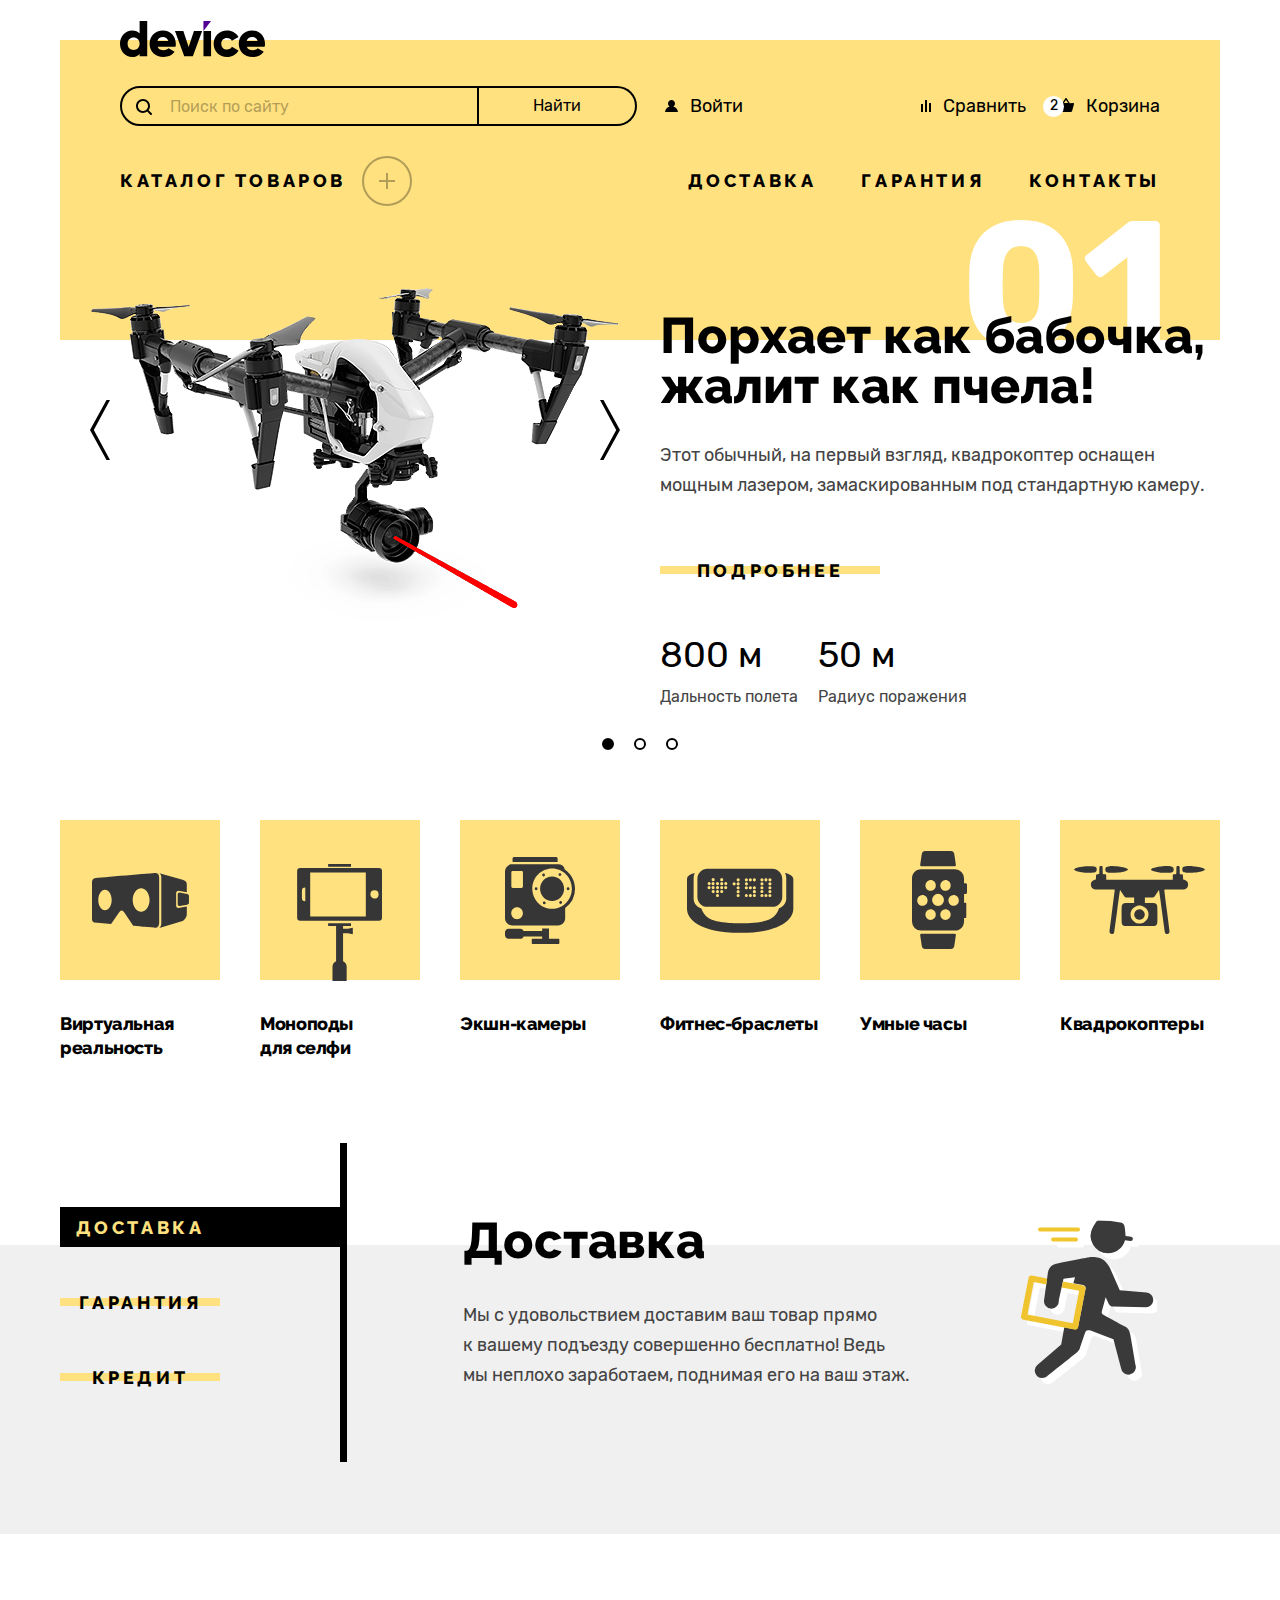
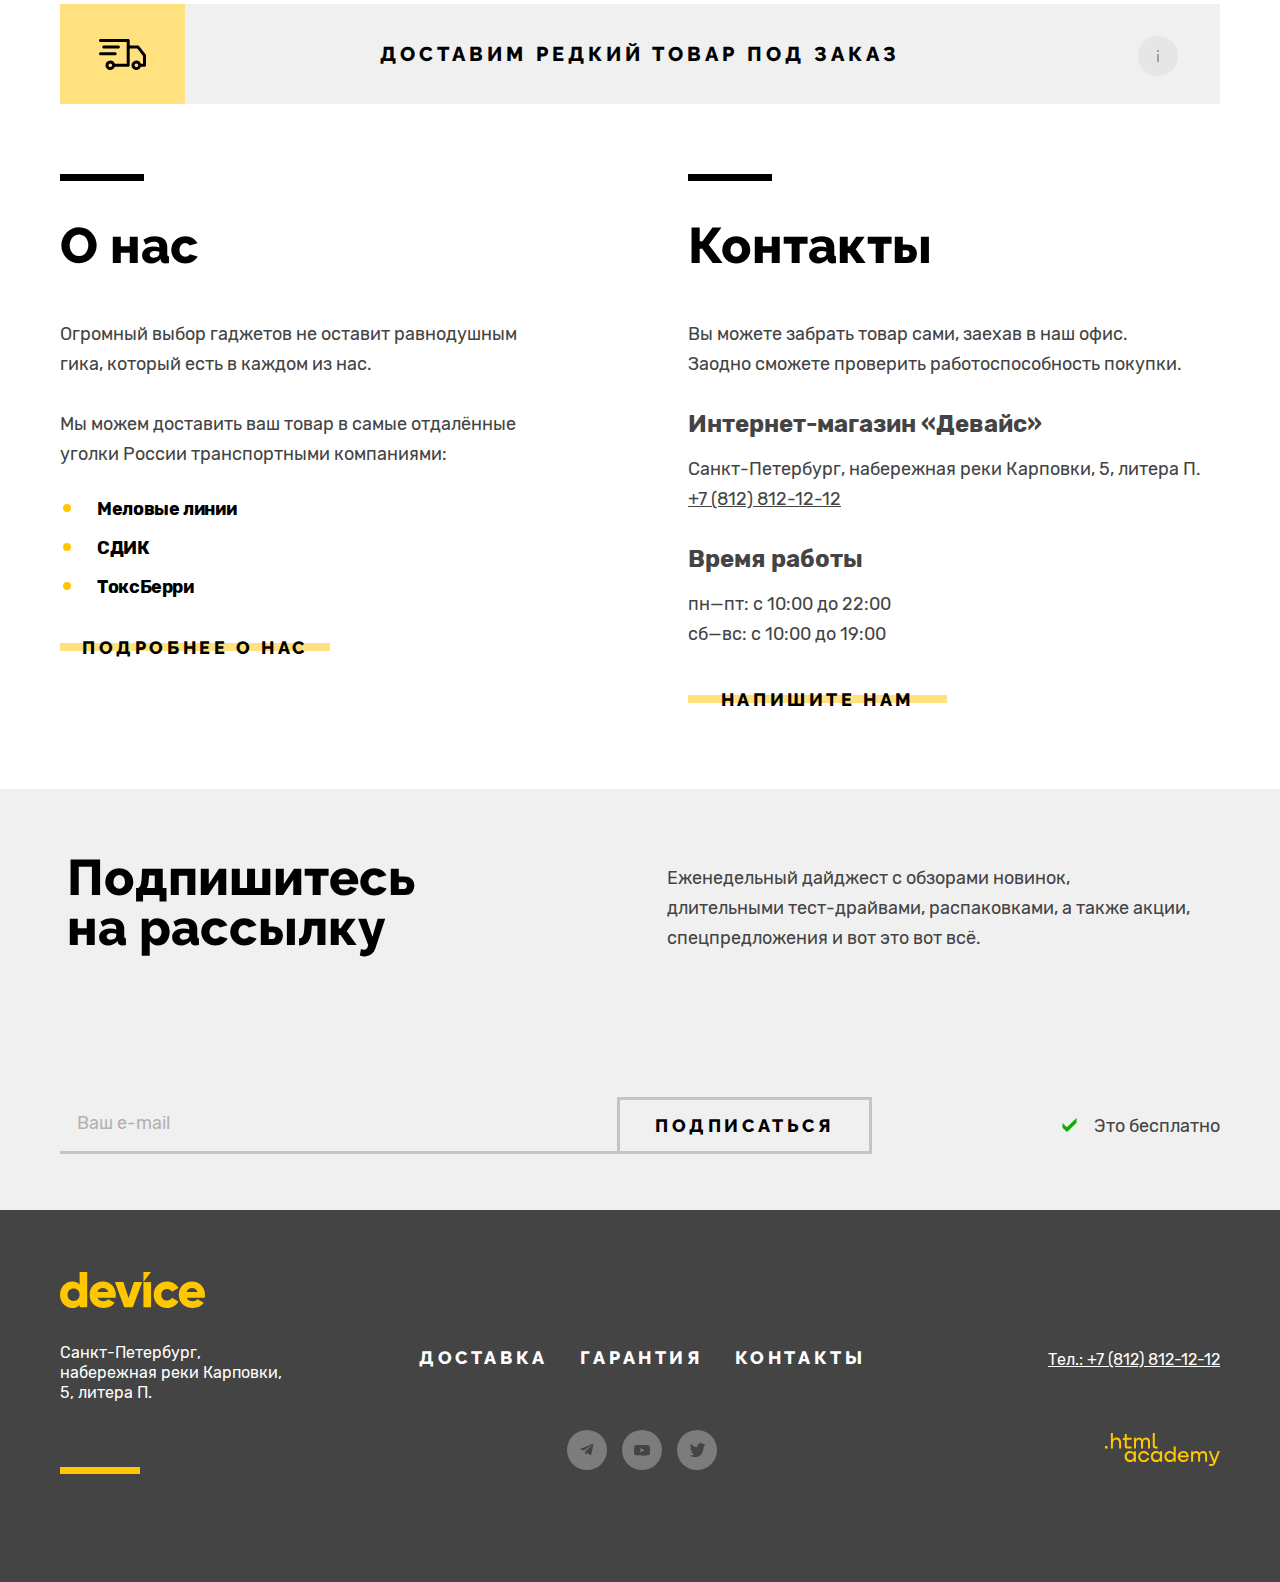
<file: index.html>
<!DOCTYPE html>
<html lang="ru">
  <head>
    <meta charset="utf-8">
    <title>HTML Academy: Девайс</title>
    <link rel="stylesheet" href="styles/style.css">
    <link rel="icon" type="image/png" sizes="32x32" href="images/favicon.png">
  </head>
  <body>
    <!-- Header -->
    <header class="main-header">
      <div class="header-container container">
        <a class="logo-wrap" href="#">
          <img class="header-logo" src="images/header/device.svg" alt="Логотип сайта device">
        </a>
        <div class="wrap-user-menu">
          <form class="user-form" action="https://echo.htmlacademy.ru/" method="post">
            <label class="visually-hidden" for="site-search">Поиск по сайту</label>
            <div class="user-input-wrapper">
              <input class="user-input" type="text" id="site-search" placeholder="Поиск по сайту" name="site-search">
            </div>
            <button class="user-menu-buttom" type="submit">Найти</button>
          </form>
          <nav class="navigation-user">
            <a class="user-button" href="#">Войти</a>
          </nav>

          <nav class="user-nav-control">
            <ul class="user-list">
              <li class="shop-user-control-item">
                <a class="compare" href="#">Сравнить</a>
              </li>
              <li class="shop-user-control-item shop-user-close">
                <div class="shop-cart-wrap">
                  <ul class="shop-cart-list">
                    <li class="shop-cart-item">
                      <a class="shop-cart-item-wrap" href="#">
                        <img src="images/main/product-list/product-1.jpg" alt="Любительская селфи-палка" width="39" height="43">
                        <h2 class="shop-cart-title">Любительская селфи-палка</h2>
                      </a>
                      <button class="close-button" type="button">
                        <span class="visually-hidden">Удалить из корзины</span>
                      </button>
                    </li>
                    <li class="shop-cart-item">
                      <a class="shop-cart-item-wrap" href="#">
                        <img src="images/main/product-list/product-2.jpg" alt="Профессиональная селфи-палка" width="39" height="43">
                        <h2 class="shop-cart-title">Профессиональная селфи-палка</h2>

                      </a>
                      <button class="close-button" type="button">
                        <span class="visually-hidden">Удалить из корзины</span>
                      </button>
                    </li>
                  </ul>
                  <p class="shop-cart-description-wrap">
                    <span class="shop-cart-description shop-cart-product">Товаров: 2</span>
                    <span class="shop-cart-description shop-cart-price">Сумма: 2000 ₽</span>
                  </p>
                  <a class="shop-cart-button" href="#">
                    Открыть корзину
                  </a>
                </div>
                <a class="cart" href="#">Корзина
                  <span class="count">2</span>
                </a>
              </li>
            </ul>
          </nav>

        </div>

        <nav class="catalog-navigation">
          <ul class="catalog-navigation-menu">
            <li class="catalog-navigation-list">
              <input class="visually-hidden sub-menu-checkbox checkbox" type="checkbox" id="catalog-category" name="Catalog">
              <label class="catalog-navigation-link" for="catalog-category">
                <span>Каталог товаров</span>
                <span class="catalog-navigation-button"></span>
              </label>


              <ul class="dropdown-list">
                <li class="dropdown-colomn">
                  <ul class="submenu">
                    <li class="submenu-item">
                      <a class="submenu-link" href="#">Виртуальная реальность</a>
                    </li>
                    <li class="submenu-item">
                      <a class="submenu-link" href="catalog.html">Моноподы для cелфи</a>
                    </li>
                    <li class="submenu-item">
                      <a class="submenu-link" href="#">Экшн-камеры</a>
                    </li>
                  </ul>

                  <ul class="submenu">
                    <li class="submenu-item">
                      <a class="submenu-link" href="#">Фитнес-браслеты</a>
                    </li>
                    <li class="submenu-item">
                      <a class="submenu-link" href="#">Умные часы</a>
                    </li>
                  </ul>

                  <ul class="submenu">
                    <li class="submenu-item">
                      <a class="submenu-link" href="#">Квадрокоптеры</a>
                    </li>
                  </ul>
                </li>
              </ul>
            </li>
          </ul>

          <ul class="header-service-list">
            <li class="header-service-item"><a href="#">Доставка</a></li>
            <li class="header-service-item"><a href="#">Гарантия</a></li>
            <li class="header-service-item"><a href="#">Контакты</a></li>
          </ul>
        </nav>
      </div>
    </header>
    <!-- Header -->

    <!-- Main -->
    <main class="main-container">
      <h1 class="visually-hidden">Магазин гаджетов Device</h1>
      <!-- Slider-section -->
      <section class="slider container">
        <h2 class="visually-hidden">Слайдер лучших товаров магазина</h2>
        <div class="wrap-image-slider">
          <div class="slider-controls">
            <button class="slider-button slider-prev" type="button">
              <span class="visually-hidden">Предытущее фото</span>
            </button>
            <button class="slider-button slider-next" type="button">
              <span class="visually-hidden">Следующее фото</span>
            </button>
          </div>
          <ul class="wrap-image-list">
            <li class="wrap-image-item active">
              <div class="slider-image-containter">
                <img src="images/main/slider/slider-1.png" width="560" height="560" alt="Квадрокоптер">
              </div>
            </li>
            <li class="wrap-image-item">
              <div class="slider-image-containter">
                <img src="images/main/slider/slider-2.png" width="560" height="560" alt="Фитнес-браслет">
              </div>
            </li>
            <li class="wrap-image-item">
              <div class="slider-image-containter">
                <img src="images/main/slider/slider-3.png" width="560" height="560" alt="Палка для селфи">
              </div>
            </li>
          </ul>
        </div>
        <div class="slider-data">
          <ul class="slider-data-list">
            <li class="slider-data-item active">
              <span class="slider-namber">01</span>
              <p class="slider-big-subtitle">Порхает как бабочка, жалит как пчела!</p>
              <p class="slider-subtitle">Этот обычный, на первый взгляд, квадрокоптер оснащен мощным лазером,
                замаскированным под стандартную камеру.
              </p>
              <button class="button slider-data-button" type="button">Подробнее</button>
              <div class="descriprion-wrap">
                <p>
                  <span class="descriprion-element">800 м</span>
                  <span class="descriprion-subtitle">Дальность полета</span>
                </p>
                <p>
                  <span class="descriprion-element">50 м</span>
                  <span class="descriprion-subtitle">Радиус поражения</span>
                </p>
              </div>
            </li>
            <li class="slider-data-item">
              <span class="slider-namber">02</span>
              <p class="slider-big-subtitle">Худеем<br>правильно!</p>
              <p class="slider-subtitle">Мотивирующие фитнес-браслеты помогут найти в себе силы не пропускать занятия и соблюдать диету.
              </p>
              <button class="button slider-data-button" type="button">Подробнее</button>
              <div class="descriprion-wrap">
                <p>
                  <span class="descriprion-element">48 часов</span>
                  <span class="descriprion-subtitle">Без подзарядки</span>
                </p>
              </div>
            </li>
            <li class="slider-data-item">
              <span class="slider-namber">03</span>
              <p class="slider-big-subtitle">Делай селфи,<br>как Бен Стиллер!</p>
              <p class="slider-subtitle">Самая длинная палка для селфи доступна в нашем магазине. Восемь (Восемь, Карл!)
                метров длиной и весом всего 5 кг.
              </p>
              <button class="button slider-data-button" type="button">Подробнее</button>
              <div class="descriprion-wrap">
                <p>
                  <span class="descriprion-element">8,5 м</span>
                  <span class="descriprion-subtitle">Длина палки</span>
                </p>
                <p>
                  <span class="descriprion-element">5 кг</span>
                  <span class="descriprion-subtitle">Вес палки</span>
                </p>
                <p>
                  <span class="descriprion-element">Карбон</span>
                  <span class="descriprion-subtitle">Материал</span>
                </p>
              </div>
            </li>
          </ul>
        </div>
        <ol class="slider-pagination">
          <li class="slider-pagination-item">
            <button class="slider-pagination-button slider-pagination-button-current" type="button">
              <span class="visually-hidden">1 фото</span>
            </button>
          </li>

          <li class="slider-pagination-item">
            <button class="slider-pagination-button" type="button">
              <span class="visually-hidden">2 фото</span>
            </button>
          </li>

          <li class="slider-pagination-item">
            <button class="slider-pagination-button" type="button">
              <span class="visually-hidden">3 фото</span>
            </button>
          </li>
        </ol>
      </section>
      <!-- Slider-section -->

      <!-- Category-section -->
      <section class="category container">
        <h2 class="visually-hidden">Категории товаров магазина</h2>
        <ul class="category-list">
          <li class="category-item">
            <a class="category-card-link" href="#">
              <div class="category-card-image">
                <img src="images/main/category-list/vr.svg" width="97" height="55" alt="Очки виртуальной реальности">
              </div>
              <h3 class="category-card-title">Виртуальная реальность</h3>
            </a>
          </li>

          <li class="category-item">
            <a class="category-card-link" href="catalog.html">
              <div class="category-card-image">
                <img class="monopod-position" src="images/main/category-list/monopod.svg" width="86" height="117" alt="Монопод для селфи">
              </div>
              <h3 class="category-card-title">Моноподы<br>для селфи</h3>
            </a>
          </li>

          <li class="category-item">
            <a class="category-card-link" href="#">
              <div class="category-card-image">
                <img src="images/main/category-list/camera.svg" width="71" height="87" alt="Экшн-камера.">
              </div>
              <h3 class="category-card-title">Экшн-камеры</h3>
            </a>
          </li>

          <li class="category-item">
            <a class="category-card-link" href="#">
              <div class="category-card-image">
                <img src="images/main/category-list/fitness-bracelet.svg" width="107" height="65" alt="Фитнес-браслет">
              </div>
              <h3 class="category-card-title">Фитнес-браслеты</h3>
            </a>
          </li>


          <li class="category-item">
            <a class="category-card-link" href="#">
              <div class="category-card-image">
                <img src="images/main/category-list/watсh.svg" width="56" height="98" alt="Умные часы">
              </div>
              <h3 class="category-card-title">Умные часы</h3>
            </a>
          </li>

          <li class="category-item">
            <a class="category-card-link" href="#">
              <div class="category-card-image">
                <img src="images/main/category-list/quadrocopter.svg" width="132" height="69" alt="Квадрокоптер">
              </div>
              <h3 class="category-card-title">Квадрокоптеры</h3>
            </a>
          </li>
        </ul>
      </section>
      <!-- Category-section -->

      <!-- Service-offers-section -->
      <section class="service-offers">
        <h2 class="visually-hidden">Подробнее о том, как мы работаем.</h2>
        <div class="service-offers-wrap container">
          <ul class="service-offers-list">
            <li class="service-offers-item service-active">
              <button class="service-offers-button button" type="button">Доставка</button>
            </li>
            <li class="service-offers-item">
              <button class="service-offers-button button" type="button">Гарантия</button>
            </li>
            <li class="service-offers-item">
              <button class="service-offers-button button" type="button">Кредит</button>
            </li>
          </ul>

          <ul class="service-offers-data">
            <li class="offers-data-item active">
              <h3 class="service-offers-title">Доставка</h3>
              <p class="service-offers-subtitle">Мы с удовольствием доставим ваш товар прямо к&nbsp;вашему подъезду
                совершенно бесплатно! Ведь мы&nbsp;неплохо заработаем, поднимая его на ваш этаж.
              </p>

            </li>

            <li class="offers-data-item">
              <h3 class="service-offers-title">Гарантия</h3>
              <p class="service-offers-subtitle">Если из-за возгорания купленного у нас товара у вас сгорит дом — не
                переживайте, мы выдадим вам новый. Товар, не дом, конечно же.
              </p>

            </li>

            <li class="offers-data-item">
              <h3 class="service-offers-title">Кредит</h3>
              <p class="service-offers-subtitle">Залезть в долговую яму стало проще! Кредитные консультанты подберут для
                вас наиболее выгодные условия кредита. Выгодные для банка, разумеется.
              </p>

            </li>
          </ul>
        </div>
      </section>
      <!-- Service-offers-section -->


      <!-- Delivery-section -->
      <section class="delivery container">
        <h2 class="visually-hidden">Доставка редких товаров под заказ</h2>
        <a class="delivery-button-wrap" href="#">
          <span class="delivery-button-description">Доставим редкий товар под заказ</span>
        </a>
      </section>
      <!-- About-section -->
      <section class="about container">
        <div class="about-wrap">
          <h2 class="about-title">О нас</h2>
          <p class="about-paragraph">Огромный выбор гаджетов не оставит равнодушным гика, который есть в каждом из нас.
          </p>
          <p class="about-paragraph">Мы можем доставить ваш товар в самые отдалённые уголки России транспортными
            компаниями:</p>
          <ul class="about-list">
            <li class="about-item">Меловые линии</li>
            <li class="about-item">СДИК</li>
            <li class="about-item">ТоксБерри</li>
          </ul>
          <a class="button about-button" href="#">Подробнее о нас</a>
        </div>
        <div class="about-contact-wrap">
          <h2 class="about-title">Контакты</h2>
          <p class="about-paragraph tike">
            Вы можете забрать товар сами, заехав в наш офис.
            Заодно сможете проверить работоспособность покупки.
          </p>
          <h3 class="about-subtitle">Интернет-магазин «Девайс»</h3>
          <address>
            <p class="address-paragraph">Санкт-Петербург, набережная реки Карповки, 5, литера П.</p>
            <p class="address-tel"><a href="tel:+78128121212">+7 (812) 812-12-12</a></p>
          </address>
          <h3 class="about-subtitle">Время работы</h3>
          <p class="about-week">пн—пт: с 10:00 до 22:00</p>
          <p class="about-week">сб—вс: с 10:00 до 19:00</p>
          <a class="button about-button call" href="#">Напишите нам</a>
        </div>
      </section>
      <!-- About-section -->

      <!-- Subscribe-section -->
      <section class="subscribe">
        <div class="subscribe-wrap container">
          <div class="subscribe-content-wrap">
            <h2 class="subscribe-title">Подпишитесь на рассылку</h2>
            <p class="subscribe-subtitle">Еженедельный дайджест с обзорами новинок,<br> длительными тест-драйвами,
              распаковками, а также акции, спецпредложения и вот это вот всё.
            </p>
          </div>

          <div class="form-wrap">
            <form class="subscribe" action="https://echo.htmlacademy.ru/" method="post">
              <label for="subscribe-email" class="visually-hidden">Ваш e-mail</label>
              <input class="field" type="email" placeholder="Ваш e-mail" name="subscribe-email"
                id="subscribe-email">
              <button class="button subscribe-button" type="submit">Подписаться</button>
            </form>
            <span class="subscribe-free">Это бесплатно</span>
          </div>
        </div>
      </section>
      <!-- Subscribe-section -->
    </main>
    <!-- Main -->

    <!-- Footer -->
    <footer class="main-footer">
      <div class="container">
        <a class="logo-wrap" href="index.html">
          <img class="footer-img" src="images/footer/device-footer.svg" alt="Логотип магазина device">
        </a>
        <div class="footer-container">
          <div class="footer-content-wrap">
            <address>
              <p class="footer-subtitle">Санкт-Петербург, набережная
                реки Карповки, 5, литера П.
              </p>
            </address>

          </div>

          <div class="social-wrap">
            <ul class="footer-service-list">
              <li class="footer-service-item">
                <a class="footer-service-link" href="#">Доставка</a>
              </li>
              <li class="footer-service-item">
                <a class="footer-service-link" href="#">Гарантия</a>
              </li>
              <li class="footer-service-item">
                <a class="footer-service-link" href="#">Контакты</a>
              </li>
            </ul>

            <ul class="social-list">
              <li class="footer-item-social">
                <a class="footer-link-social" href="https://t.me/htmlacademy">
                  <svg xmlns="http://www.w3.org/2000/svg" width="14" height="12">
                    <path
                      d="M12.44.07.62 4.63c-.8.33-.8.78-.14.98l3.03.94 7.02-4.43c.33-.2.64-.09.39.13l-5.7 5.13-.2 3.13c.3 0 .44-.14.61-.3l1.48-1.44 3.06 2.27c.57.31.97.15 1.12-.53l2-9.48c.21-.83-.3-1.2-.85-.96Z" />
                  </svg>
                </a>
              </li>
              <li class="footer-item-social">
                <a class="footer-link-social" href="https://www.youtube.com/user/htmlacademyru">
                  <svg xmlns="http://www.w3.org/2000/svg" width="16" height="11">
                    <path
                      d="M15.67 1.67c-.1-.32-.27-.61-.51-.84-.25-.24-.56-.41-.9-.5C13.01 0 8 0 8 0 5.9-.02 3.8.08 1.74.32 1.4.4 1.1.58.84.82c-.24.24-.42.53-.51.85A19.4 19.4 0 0 0 0 5.34C0 6.56.1 7.79.33 9c.09.32.27.61.51.85.25.23.56.4.9.5 1.27.32 6.26.32 6.26.32 2.09.02 4.18-.08 6.26-.31.34-.09.65-.26.9-.5.24-.23.42-.52.5-.84.24-1.21.35-2.44.34-3.67.02-1.23-.1-2.46-.33-3.68ZM6.4 7.62V3.05l4.18 2.29L6.4 7.62Z" />
                  </svg>
                </a>
              </li>
              <li class="footer-item-social">
                <a class="footer-link-social" href="https://twitter.com/htmlacademy_ru">
                  <svg xmlns="http://www.w3.org/2000/svg" width="15" height="15">
                    <path
                      d="M9.7.16c1.5-.5 2.6.3 3.2 1.1.5-.2 1.1-.4 1.7-.6 0 .8-.5 1.4-.8 1.6.7.2 1.2-.4 1.2-.4-.1.9-.9 1.7-1.4 1.9-.2 6.3-2.8 10.4-8.9 10.3h-.4c-.3 0-3.7-.4-4.3-1.8 2 .2 3.4-.4 4.1-1.1-.8-.3-2.4-.4-2.6-2.8.3.2.5.3 1.1.2-1.1-.8-2.3-1.5-2.2-3.5.3.3.9.5 1.2.4C1 5.26-.2 2.36.8.86c1.6 1.7 3.3 3.4 6.3 3.5.2-2.1 1-3.5 2.6-4.2Z" />
                  </svg>
                </a>
              </li>
            </ul>
          </div>

          <div class="academy-wrap">
            <a class="footer-service-tel" href="tel:+78128121212">Тел.: +7 (812) 812-12-12</a>
            <a class="footer-link-academy" href="https://htmlacademy.ru">
              <svg xmlns="http://www.w3.org/2000/svg" width="115" height="33">
                <path
                  d="M0 12.9v2.6h2.5v-2.6H0ZM11.6 4.5c-1.6 0-2.8.7-3.6 1.7h-.1V0h-2v15.5h2v-5.3c0-2.1 1.3-3.6 3.3-3.6 1.8 0 2.9 1.4 2.9 3.2v5.7h2V9.4c.1-3-1.8-4.9-4.5-4.9ZM26.6 4.8h-4.8V1.1h-2v3.8h-1.9v2h1.9v6c0 1.7 1 2.7 2.7 2.7h4.1v-2h-3.7c-.7 0-1.1-.4-1.1-1.1V6.8h4.8v-2ZM41.1 4.6c-1.6 0-2.9.8-3.5 2.1h-.1a3.7 3.7 0 0 0-3.4-2.1c-1.4 0-2.5.8-3.1 1.8h-.1V4.8H29v10.6h2V10c0-2 1-3.5 2.6-3.5 1.5 0 2.4 1 2.4 2.6v6.3h2V9.8c0-2.4 1.4-3.3 2.6-3.3 1.5 0 2.4 1 2.4 2.6v6.3h2V8.9c.1-2.5-1.4-4.3-3.9-4.3ZM47.8 12.7c0 1.7 1 2.7 2.8 2.7h2v-2h-1.7c-.7 0-1.1-.4-1.1-1.1V0h-2v12.7ZM28.9 19.7a4.9 4.9 0 0 0-3.9-1.8c-3.1 0-5.4 2.3-5.4 5.6s2.3 5.6 5.4 5.6c1.8 0 3-.8 3.8-1.9h.1v1.6h2V18.2h-2v1.5Zm-3.6 7.4a3.5 3.5 0 0 1-3.6-3.6c0-2 1.4-3.6 3.6-3.6s3.6 1.6 3.6 3.6c0 1.9-1.4 3.6-3.6 3.6ZM44.2 22c-.5-2.4-2.6-4.1-5.4-4.1a5.4 5.4 0 0 0-5.6 5.6c0 3.1 2.2 5.6 5.6 5.6 2.8 0 4.9-1.8 5.4-4.2h-2.1a3.4 3.4 0 0 1-3.3 2.3 3.5 3.5 0 0 1-3.6-3.6c0-2 1.4-3.6 3.6-3.6 1.6 0 2.8 1 3.3 2.2h2.1V22ZM55.1 19.7a4.9 4.9 0 0 0-3.9-1.8c-3.1 0-5.4 2.3-5.4 5.6s2.3 5.6 5.4 5.6c1.8 0 3-.8 3.8-1.9h.1v1.6h2V18.2h-2v1.5Zm-3.6 7.4a3.5 3.5 0 0 1-3.6-3.6c0-2 1.4-3.6 3.6-3.6s3.6 1.6 3.6 3.6c0 1.9-1.5 3.6-3.6 3.6ZM68.7 19.8a5 5 0 0 0-3.9-1.9c-3.1 0-5.4 2.3-5.4 5.6s2.2 5.6 5.4 5.6c1.7 0 3-.8 3.8-1.8h.1v1.5h2V13.4h-2v6.4Zm-3.6 7.3a3.5 3.5 0 0 1-3.6-3.6c0-2 1.4-3.6 3.6-3.6s3.6 1.6 3.6 3.6c-.1 2-1.5 3.6-3.6 3.6ZM78.3 17.9a5.4 5.4 0 0 0-5.5 5.6c0 3 2.1 5.6 5.5 5.6 2.5 0 4.5-1.3 5.2-3.6h-2.1c-.5 1-1.6 1.6-3 1.6-1.9 0-3.3-1.3-3.4-2.9h8.8c.2-3.6-2-6.3-5.5-6.3Zm0 1.9c1.7 0 3 1 3.3 2.6h-6.5a3.2 3.2 0 0 1 3.2-2.6ZM98.2 17.9a4 4 0 0 0-3.6 2h-.1c-.6-1.2-1.8-2-3.4-2-1.4 0-2.5.7-3.1 1.8v-1.5h-1.9v10.6h2v-5.4c0-2 1-3.4 2.6-3.5 1.5 0 2.4 1 2.4 2.6v6.3h2v-5.6c0-2.4 1.4-3.3 2.6-3.3 1.5 0 2.4 1 2.4 2.6v6.3h2v-6.5c.1-2.6-1.4-4.4-3.9-4.4ZM109.4 27l-3.6-8.9h-2.2l4.8 11.6c-.3.9-.7 1.2-1.7 1.2h-2.5v2h2.5c1.8 0 2.8-.8 3.5-2.6l4.7-12.2h-2.1l-3.4 8.9Z" />
              </svg>
            </a>
          </div>
        </div>
      </div>
    </footer>
    <!-- Footer -->


    <div class="modal-container close-modal">
      <div class="modal modal-auth">
        <section class="modal-content">

          <button class="modal-close-button" type="button">
            <span class="visually-hidden">Закрыть</span>
          </button>
          <h2 class="modal-title">Доставка под заказ</h2>
          <form class="modal-form" action="https://echo.htmlacademy.ru/" method="post">
            <p class="field-group appointment-form-name">
              <span class="form-label">
                <label class="modal-name" for="appointment-name">
                  Ваше имя:
                </label>
                <input class="field-modal user-svg" type="text" id="appointment-name" placeholder="Введите имя"
                  name="clients-name">

              </span>
            </p>

            <p class="field-group appointment-form-email">
              <span class="form-label">
                <label class="modal-name" for="appointment-email">
                  Ваш e-mail:
                </label>
                <input class="field-modal email-svg  input--alert" type="text" id="appointment-email"
                  placeholder="Введите e-mail" name="clients-email" value="почта">
              </span>
              <small class="modal-text text--invalid">Забавный у вас адрес</small>
            </p>

            <p class="field-group appointment-form-products">
              <span class="form-label">
                <label class="modal-name" for="appointment-products">
                  Что нужно привезти:
                </label>
                <input class="field-modal modal--big" type="text" id="appointment-products"
                  placeholder="В свободной форме" name="clients-text">
              </span>
            </p>

            <p class="field-group appointment-form-quantity">
              <span class="form-label">
                <label class="modal-name modal-quantity" for="appointment-quantity">Количество:</label>
                <span class="tooltip">
                  <button class="tooltip-toggle" type="button" aria-labelledby="tooltip-label-quantity">
                    <svg width="4" height="12" viewBox="0 0 4 12" fill="none" xmlns="http://www.w3.org/2000/svg">
                      <path d="M3 0H1V2H3V0Z" fill="black" />
                      <path d="M3 4H1V12H3V4Z" fill="black" />
                    </svg>
                    <span class="visually-hidden">Посмотреть дополнительную информацию</span>
                  </button>
                  <span class="tooltip-text" role="tooltip" id="tooltip-label-quantity">
                    Постараемся найти, сколько нужно. Привезём сколько получится по требованиям<br>к провозу багажа.
                  </span>
                </span>


                <span class="quantity-wrap">
                  <button class="modal-button modal-minus" type="button">
                    <span class="visually-hidden">Убавить количество товаров</span>
                  </button>
                  <input class="field-modal field-quantity" id="appointment-quantity" type="number" value="1">
                  <button class="modal-button modal-plus" type="button">
                    <span class="visually-hidden">Добавить количество товаров</span>
                  </button>
                </span>

              </span>
            </p>
            <button class="button appointment-form-button" type="submit">Отправить</button>
          </form>
        </section>
      </div>
    </div>
    <script src="js/script.js"></script>
  </body>

</html>
</file>
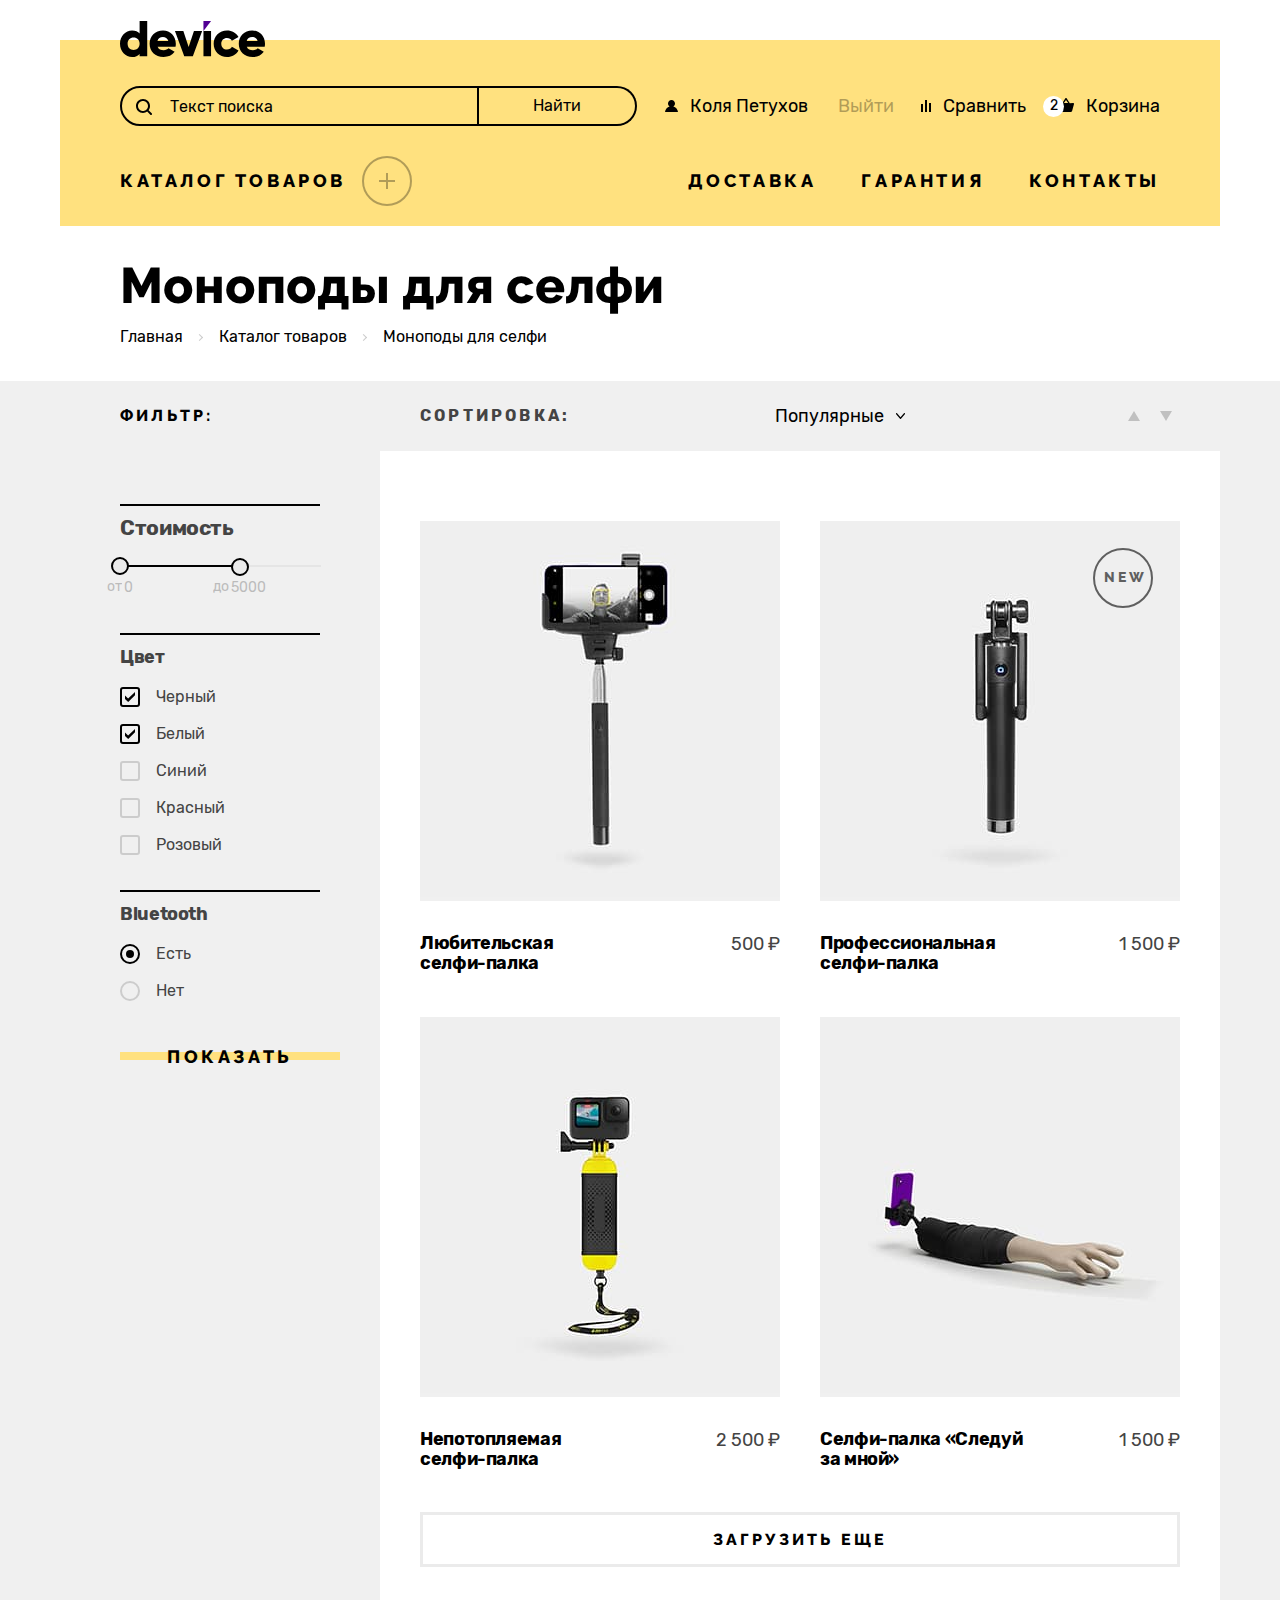
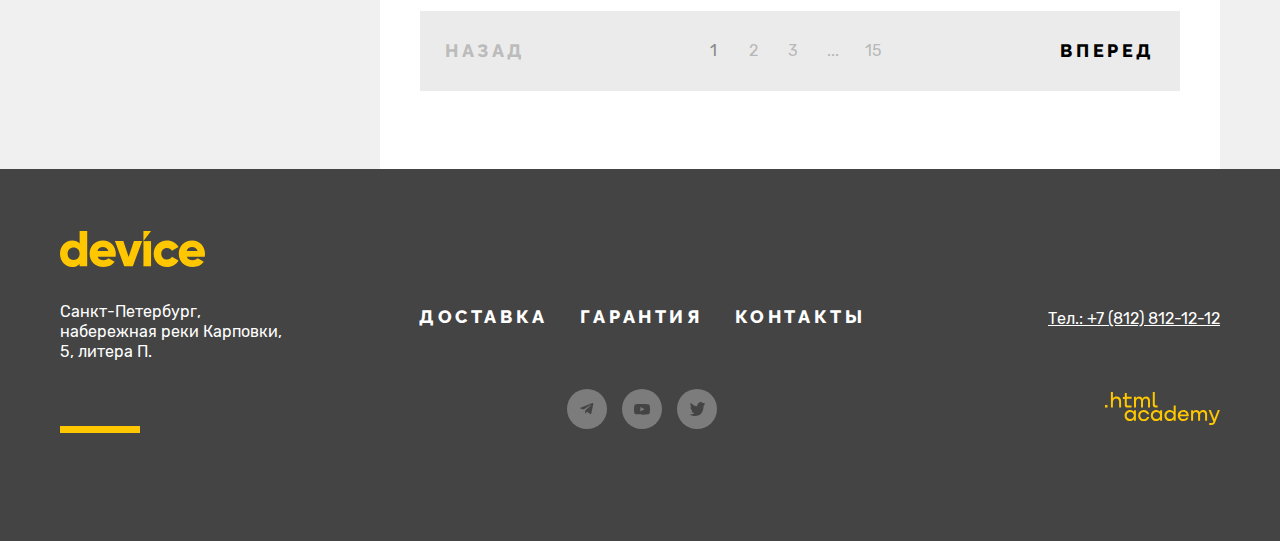
<file: catalog.html>
<!DOCTYPE html>
<html lang="ru">
  <head>
    <meta charset="utf-8">
    <title>HTML Academy: Девайс</title>
    <link rel="stylesheet" href="styles/style.css">
    <link rel="icon" type="image/png" sizes="32x32" href="images/favicon.png">
  </head>
  <body>
    <!-- Header -->
    <header class="main-header">
      <div class="header-container container">
        <a class="logo-wrap" href="index.html">
          <img class="header-logo" src="images/header/device.svg" alt="Логотип сайта device">
        </a>
        <div class="wrap-user-menu">
          <form class="user-form" action="https://echo.htmlacademy.ru/" method="post">
            <label class="visually-hidden" for="site-search">Поиск по сайту</label>
              <div class="user-input-wrapper">
                <input class="user-input catalog-input" id="site-search" type="text"  value="Текст поиска" name="site-search" placeholder="Поиск по сайту">
              </div>
              <button class="user-menu-buttom" type="submit">Найти</button>
          </form>
          <nav class="navigation-user">
            <a class="user-button" href="#">Коля Петухов</a>
            <a class="exit-button" href="#">Выйти</a>
          </nav>
          <nav class="user-nav-control">
            <ul class="user-list">
              <li class="shop-user-control-item">
                <a class="compare" href="#">Сравнить</a>
              </li>
              <li class="shop-user-control-item shop-user-close">
                <div class="shop-cart-wrap">
                  <ul class="shop-cart-list">
                    <li class="shop-cart-item">
                      <a class="shop-cart-item-wrap" href="#">
                        <img src="images/main/product-list/product-1.jpg" alt="Любительская селфи-палка" width="39" height="43">
                        <h2 class="shop-cart-title">Любительская селфи-палка</h2>
                      </a>
                      <button class="close-button" type="button">
                        <span class="visually-hidden">Удалить из корзины</span>
                      </button>
                    </li>
                    <li class="shop-cart-item">
                      <a class="shop-cart-item-wrap" href="#">
                        <img src="images/main/product-list/product-2.jpg" alt="Профессиональная селфи-палка" width="39"
                        height="43">
                        <h2 class="shop-cart-title">Профессиональная селфи-палка</h2>

                      </a>
                      <button class="close-button" type="button">
                        <span class="visually-hidden">Удалить из корзины</span>
                      </button>
                    </li>
                  </ul>
                  <p class="shop-cart-description-wrap">
                    <span class="shop-cart-description shop-cart-product">Товаров: 2</span>
                    <span class="shop-cart-description shop-cart-price">Сумма: 2000 ₽</span>
                  </p>
                  <a class="shop-cart-button" href="#">
                      Открыть корзину
                  </a>
                </div>
                <a class="cart" href="#">Корзина
                  <span class="count">2</span>
                </a>
            </li>
            </ul>
          </nav>
        </div>

        <nav class="catalog-navigation">
          <ul class="catalog-navigation-menu">
            <li class="catalog-navigation-list">
              <input class="visually-hidden sub-menu-checkbox" type="checkbox" id="catalog-category" name="Catalog">
              <label class="catalog-navigation-link" for="catalog-category">
                <span>Каталог товаров</span>
                <span class="catalog-navigation-button"></span>
              </label>



              <ul class="dropdown-list">
                <li class="dropdown-colomn">
                  <ul class="submenu">
                    <li class="submenu-item">
                      <a class="submenu-link" href="#">Виртуальная реальность</a>
                    </li>
                    <li class="submenu-item">
                      <a class="submenu-link submenu-active" href="#">Моноподы для cелфи</a>
                    </li>
                    <li class="submenu-item">
                      <a class="submenu-link" href="#">Экшн-камеры</a>
                    </li>
                  </ul>

                  <ul class="submenu">
                    <li class="submenu-item">
                      <a class="submenu-link" href="#">Фитнес-браслеты</a>
                    </li>
                    <li class="submenu-item">
                      <a class="submenu-link" href="#">Умные часы</a>
                    </li>
                  </ul>

                  <ul class="submenu">
                    <li class="submenu-item">
                      <a class="submenu-link" href="#">Квадрокоптеры</a>
                    </li>
                  </ul>
                </li>
              </ul>
            </li>
          </ul>

          <ul class="header-service-list">
            <li class="header-service-item"><a href="#">Доставка</a></li>
            <li class="header-service-item"><a href="#">Гарантия</a></li>
            <li class="header-service-item"><a href="#">Контакты</a></li>
          </ul>
        </nav>
      </div>
    </header>
    <!-- Header -->

    <!-- Main -->
    <main class="main-container">
      <!-- Header -->
      <header class="container breadcrumbs-wrap">
        <h1 class="breadcrumbs-title">Моноподы для селфи</h1>
        <ol class="breadcrumbs">
          <li class="breadcrumbs-item">
              <a class="breadcrumbs-link current-link" href="index.html">Главная</a>
          </li>
          <li class="breadcrumbs-item">
              <a class="breadcrumbs-link" href="index.html">Каталог товаров</a>
          </li>
          <li class="breadcrumbs-item">
              <a class="breadcrumbs-link">Моноподы для селфи</a>
          </li>
        </ol>
      </header>
      <!-- Header -->

      <!-- Catalog-products-section -->
      <section class="catalog-products">
        <div class="catalog-product-wrap container">
          <h2 class="visually-hidden">Список товаров с фильтрами</h2>
          <!-- Filtration -->
          <form class="catalog-filter" action="https://echo.htmlacademy.ru/">
            <fieldset class="catalog-filter-group">
              <legend class="catalog-filter-title">Фильтр:</legend>
              <div class="range">
                <h3 class="catalog-filter-subtitle">Стоимость</h3>
                <div class="range-scale">
                  <div class="range-bar" style="left: 1px;width: 119px;">
                    <button class="range-toggle toggle-min" type="button">
                      <span class="visually-hidden">Изменить минимальную цену.</span>
                    </button>
                    <button class="range-toggle toggle-max" type="button">
                      <span class="visually-hidden">Изменить максимальную цену.</span>
                    </button>
                  </div>
                </div>
                <div class="range-wrapper-inputs">
                  <label class="catalog-filter-label">
                    <span>от</span>
                    <input class="range-input" type="number" value="0" style="width: 40px;" name="mix-price">
                  </label>
                  <label class="catalog-filter-label">
                    <span>до</span>
                    <input class="range-input" type="number" value="5000" style="width: 40px;"  name="max-price">
                  </label>
                </div>
              </div>
            </fieldset>

            <fieldset class="catalog-filter-group">
              <legend class="catalog-filter-subtitle">Цвет</legend>
              <ul class="catalog-filter-list">
                <li class="catalog-filter-item">
                  <label class="control">
                    <input class="control-input visually-hidden" type="checkbox" checked name="black">
                    <span class="control-label">Черный</span>
                  </label>
                </li>

                <li class="catalog-filter-item">
                  <label class="control">
                    <input class="control-input visually-hidden" type="checkbox" checked name="white">
                    <span class="control-label">Белый</span>
                  </label>
                </li>

                <li class="catalog-filter-item">
                  <label class="control">
                    <input class="control-input visually-hidden" type="checkbox" name="blue">
                    <span class="control-label">Синий</span>
                  </label>
                </li>

                <li class="catalog-filter-item">
                  <label class="control">
                    <input class="control-input visually-hidden" type="checkbox" name="red">
                    <span class="control-label">Красный</span>
                  </label>
                </li>

                <li class="catalog-filter-item">
                  <label class="control">
                    <input class="control-input visually-hidden" type="checkbox" name="pink">
                    <span class="control-label">Розовый</span>
                  </label>
                </li>
              </ul>
            </fieldset>

            <fieldset class="catalog-filter-group">
              <legend class="catalog-filter-subtitle">Bluetooth</legend>
              <ul class="catalog-filter-list">
                <li class="catalog-filter-item">
                  <label class="control">
                    <input class="control-input visually-hidden" type="radio" name="product-group" value="shaving-supplies" checked>

                    <span class="control-radio">Есть</span>
                  </label>
                </li>

                <li class="catalog-filter-item">
                  <label class="control">
                    <input class="control-input visually-hidden" type="radio" name="product-group" value="shaving-supplies" >
                    <span class="control-radio">Нет</span>
                  </label>
                </li>
              </ul>
            </fieldset>
            <button class="button catalog-filter-button" type="submit">Показать</button>
          </form>
          <!-- Filtration -->

          <!-- Sorting -->
          <div class="catalog-right-column">
            <div class="sorting-container">

              <p class="sorting-title">Сортировка:</p>
              <div class="select">
                <select class="select-control" aria-label="Сортировка">
                  <option value="popular">Популярные</option>
                  <option value="cheap">Дешёвые</option>
                  <option value="expensive">Дорогие</option>
                </select>
              </div>
              <div class="toggle-wrap">
                  <button class="card-toggle max-toggle" type="button">
                    <span class="visually-hidden">Изменить максимальную цену</span>
                  </button>

                  <button class="card-toggle min-toggle" type="button">
                    <span class="visually-hidden">Изменить минимальную цену</span>
                  </button>
                </div>
            </div>
            <ul class="product-list">
              <li class="product-card">
                <a class="product-card-link" href="#">
                  <div class="img-wrap">
                    <img src="images/main/product-list/product-1.jpg" width="360" height="380" alt="Любительская селфи-палка">
                    <span class="button about-product">Подробнее</span>
                  </div>
                  <div class="product-data">
                    <h2 class="product-title">Любительская <br> селфи-палка</h2>
                    <span class="product-price">500 ₽</span>
                  </div>
                </a>
              </li>
              <li class="product-card">
                <a class="product-card-link new-product" href="#">
                  <div class="img-wrap">
                    <img src="images/main/product-list/product-2.jpg" width="360" height="380" alt="Профессиональная селфи-палка">
                    <span class="button about-product">Подробнее</span>
                  </div>
                  <div class="product-data">
                    <h2 class="product-title">Профессиональная <br> селфи-палка</h2>
                    <span class="product-price">1 500 ₽</span>
                  </div>
                </a>
              </li>
              <li class="product-card">
                <a class="product-card-link" href="#">
                  <div class="img-wrap">
                    <img src="images/main/product-list/product-3.jpg" width="360" height="380" alt="Непотопляемая селфи-палка">
                    <span class="button about-product">Подробнее</span>
                  </div>
                  <div class="product-data">
                    <h2 class="product-title">Непотопляемая<br>селфи-палка</h2>
                    <span class="product-price">2 500 ₽</span>
                  </div>
                </a>
              </li>
              <li class="product-card">
                <a class="product-card-link" href="#">
                  <div class="img-wrap">
                    <img src="images/main/product-list/product-4.jpg" width="360" height="380" alt="Селфи-палка «Следуй за мной»">
                    <span class="button about-product">Подробнее</span>
                  </div>
                  <div class="product-data">
                    <h2 class="product-title">Селфи-палка «Следуй<br>за мной»</h2>
                    <span class="product-price">1 500 ₽</span>
                  </div>
                </a>
              </li>

            </ul>
            <div class="product-button-wrap">
              <a class="product-button" href="#">Загрузить еще</a>
            </div>
            <!-- Pagination -->
            <div class="pagination-wrap">
              <a class="pagination-button button-current disabled" href="#">Назад</a>
              <ul class="pagination">
                <li class="pagination-item">
                  <a class="pagination-link pagination-current">1</a>
                </li>
                <li class="pagination-item">
                  <a class="pagination-link" href="#">2</a>
                </li>
                <li class="pagination-item">
                  <a class="pagination-link" href="#">3</a>
                </li>
                <li class="pagination-item">
                  <a class="pagination-link" href="#">...</a>
                </li>
                <li class="pagination-item ">
                <a class="pagination-link" href="#">15</a>
                </li>
              </ul>
              <a class="pagination-button" href="#">Вперед</a>
            </div>

            <!-- Pagination -->
          </div>
          <!-- Sorting -->
        </div>
      </section>
        <!-- Catalog-products-section -->
    </main>
    <!-- Main -->

    <footer class="main-footer">
      <div class="container">
        <a class="logo-wrap" href="index.html">
          <img class="footer-img" src="images/footer/device-footer.svg" alt="Логотип магазина device">
        </a>
        <div class="footer-container">
          <div class="footer-content-wrap">
            <address>
              <p class="footer-subtitle">Санкт-Петербург, набережная
                реки Карповки, 5, литера П.
              </p>
            </address>
          </div>

          <div class="social-wrap">
            <ul class="footer-service-list">
              <li class="footer-service-item">
                <a class="footer-service-link" href="#">Доставка</a>
              </li>
              <li class="footer-service-item">
                <a class="footer-service-link" href="#">Гарантия</a>
              </li>
              <li class="footer-service-item">
                <a class="footer-service-link" href="#">Контакты</a>
              </li>
            </ul>

            <ul class="social-list">
              <li class="footer-item-social">
                <a class="footer-link-social" href="https://t.me/htmlacademy">
                  <svg xmlns="http://www.w3.org/2000/svg" width="14" height="12">
                    <path
                      d="M12.44.07.62 4.63c-.8.33-.8.78-.14.98l3.03.94 7.02-4.43c.33-.2.64-.09.39.13l-5.7 5.13-.2 3.13c.3 0 .44-.14.61-.3l1.48-1.44 3.06 2.27c.57.31.97.15 1.12-.53l2-9.48c.21-.83-.3-1.2-.85-.96Z" />
                  </svg>
                </a>
              </li>
              <li class="footer-item-social">
                <a class="footer-link-social" href="https://www.youtube.com/user/htmlacademyru">
                  <svg xmlns="http://www.w3.org/2000/svg" width="16" height="11">
                    <path
                      d="M15.67 1.67c-.1-.32-.27-.61-.51-.84-.25-.24-.56-.41-.9-.5C13.01 0 8 0 8 0 5.9-.02 3.8.08 1.74.32 1.4.4 1.1.58.84.82c-.24.24-.42.53-.51.85A19.4 19.4 0 0 0 0 5.34C0 6.56.1 7.79.33 9c.09.32.27.61.51.85.25.23.56.4.9.5 1.27.32 6.26.32 6.26.32 2.09.02 4.18-.08 6.26-.31.34-.09.65-.26.9-.5.24-.23.42-.52.5-.84.24-1.21.35-2.44.34-3.67.02-1.23-.1-2.46-.33-3.68ZM6.4 7.62V3.05l4.18 2.29L6.4 7.62Z" />
                  </svg>
                </a>
              </li>
              <li class="footer-item-social">
                <a class="footer-link-social" href="https://twitter.com/htmlacademy_ru">
                  <svg xmlns="http://www.w3.org/2000/svg" width="15" height="15">
                    <path
                      d="M9.7.16c1.5-.5 2.6.3 3.2 1.1.5-.2 1.1-.4 1.7-.6 0 .8-.5 1.4-.8 1.6.7.2 1.2-.4 1.2-.4-.1.9-.9 1.7-1.4 1.9-.2 6.3-2.8 10.4-8.9 10.3h-.4c-.3 0-3.7-.4-4.3-1.8 2 .2 3.4-.4 4.1-1.1-.8-.3-2.4-.4-2.6-2.8.3.2.5.3 1.1.2-1.1-.8-2.3-1.5-2.2-3.5.3.3.9.5 1.2.4C1 5.26-.2 2.36.8.86c1.6 1.7 3.3 3.4 6.3 3.5.2-2.1 1-3.5 2.6-4.2Z" />
                  </svg>
                </a>
              </li>
            </ul>
          </div>

          <div class="academy-wrap">
            <a class="footer-service-tel" href="tel:+78128121212">Тел.: +7 (812) 812-12-12</a>
            <a class="footer-link-academy" href="https://htmlacademy.ru">
              <svg xmlns="http://www.w3.org/2000/svg" width="115" height="33">
                <path
                  d="M0 12.9v2.6h2.5v-2.6H0ZM11.6 4.5c-1.6 0-2.8.7-3.6 1.7h-.1V0h-2v15.5h2v-5.3c0-2.1 1.3-3.6 3.3-3.6 1.8 0 2.9 1.4 2.9 3.2v5.7h2V9.4c.1-3-1.8-4.9-4.5-4.9ZM26.6 4.8h-4.8V1.1h-2v3.8h-1.9v2h1.9v6c0 1.7 1 2.7 2.7 2.7h4.1v-2h-3.7c-.7 0-1.1-.4-1.1-1.1V6.8h4.8v-2ZM41.1 4.6c-1.6 0-2.9.8-3.5 2.1h-.1a3.7 3.7 0 0 0-3.4-2.1c-1.4 0-2.5.8-3.1 1.8h-.1V4.8H29v10.6h2V10c0-2 1-3.5 2.6-3.5 1.5 0 2.4 1 2.4 2.6v6.3h2V9.8c0-2.4 1.4-3.3 2.6-3.3 1.5 0 2.4 1 2.4 2.6v6.3h2V8.9c.1-2.5-1.4-4.3-3.9-4.3ZM47.8 12.7c0 1.7 1 2.7 2.8 2.7h2v-2h-1.7c-.7 0-1.1-.4-1.1-1.1V0h-2v12.7ZM28.9 19.7a4.9 4.9 0 0 0-3.9-1.8c-3.1 0-5.4 2.3-5.4 5.6s2.3 5.6 5.4 5.6c1.8 0 3-.8 3.8-1.9h.1v1.6h2V18.2h-2v1.5Zm-3.6 7.4a3.5 3.5 0 0 1-3.6-3.6c0-2 1.4-3.6 3.6-3.6s3.6 1.6 3.6 3.6c0 1.9-1.4 3.6-3.6 3.6ZM44.2 22c-.5-2.4-2.6-4.1-5.4-4.1a5.4 5.4 0 0 0-5.6 5.6c0 3.1 2.2 5.6 5.6 5.6 2.8 0 4.9-1.8 5.4-4.2h-2.1a3.4 3.4 0 0 1-3.3 2.3 3.5 3.5 0 0 1-3.6-3.6c0-2 1.4-3.6 3.6-3.6 1.6 0 2.8 1 3.3 2.2h2.1V22ZM55.1 19.7a4.9 4.9 0 0 0-3.9-1.8c-3.1 0-5.4 2.3-5.4 5.6s2.3 5.6 5.4 5.6c1.8 0 3-.8 3.8-1.9h.1v1.6h2V18.2h-2v1.5Zm-3.6 7.4a3.5 3.5 0 0 1-3.6-3.6c0-2 1.4-3.6 3.6-3.6s3.6 1.6 3.6 3.6c0 1.9-1.5 3.6-3.6 3.6ZM68.7 19.8a5 5 0 0 0-3.9-1.9c-3.1 0-5.4 2.3-5.4 5.6s2.2 5.6 5.4 5.6c1.7 0 3-.8 3.8-1.8h.1v1.5h2V13.4h-2v6.4Zm-3.6 7.3a3.5 3.5 0 0 1-3.6-3.6c0-2 1.4-3.6 3.6-3.6s3.6 1.6 3.6 3.6c-.1 2-1.5 3.6-3.6 3.6ZM78.3 17.9a5.4 5.4 0 0 0-5.5 5.6c0 3 2.1 5.6 5.5 5.6 2.5 0 4.5-1.3 5.2-3.6h-2.1c-.5 1-1.6 1.6-3 1.6-1.9 0-3.3-1.3-3.4-2.9h8.8c.2-3.6-2-6.3-5.5-6.3Zm0 1.9c1.7 0 3 1 3.3 2.6h-6.5a3.2 3.2 0 0 1 3.2-2.6ZM98.2 17.9a4 4 0 0 0-3.6 2h-.1c-.6-1.2-1.8-2-3.4-2-1.4 0-2.5.7-3.1 1.8v-1.5h-1.9v10.6h2v-5.4c0-2 1-3.4 2.6-3.5 1.5 0 2.4 1 2.4 2.6v6.3h2v-5.6c0-2.4 1.4-3.3 2.6-3.3 1.5 0 2.4 1 2.4 2.6v6.3h2v-6.5c.1-2.6-1.4-4.4-3.9-4.4ZM109.4 27l-3.6-8.9h-2.2l4.8 11.6c-.3.9-.7 1.2-1.7 1.2h-2.5v2h2.5c1.8 0 2.8-.8 3.5-2.6l4.7-12.2h-2.1l-3.4 8.9Z" />
              </svg>
            </a>
          </div>
        </div>
      </div>
    </footer>
    <!-- Footer -->
  <script src="js/script.js"></script>
  </body>
</file>
<file: styles/style.css>
@font-face {
  font-family: "Rubik";
  font-style: normal;
  font-weight: 400;
  src: url("../fonts/rubik/rubik-400.woff2") format("woff2");
  font-display: swap;
}

@font-face {
  font-family: "Rubik";
  font-style: normal;
  font-weight: 700;
  src: url("../fonts/rubik/rubik-700.woff2") format("woff2");
  font-display: swap;
}


@font-face {
  font-family: "Raleway";
  font-style: normal;
  font-weight: 800;
  src: url("../fonts/raleway/raleway-800.woff2") format("woff2");
  font-display: swap;
}

:root {
  /*  primary colors*/
  --color-black: #000000;
  --color-dark-gray: #444444;
  --color-gray: #dcdcdc;
  --color-light-gray: #ebebeb;
  --color-light: #f0f0f0;
  --color-white: #ffffff;

  /*additional colors*/
  --color-yellow: #ffe17f;
  --color-yellow-hover: #ffc700;
  --color-purple: #af4fff;

  /*status colors*/
  --color-error: #ff3d3d;
  --color-warning: #fd912e;
  --color-success: #08af00;

  /*button color*/
  --color-btn-gray: #e5e5e5;
}

html {
  height: 100%;
}

body {
  display: flex;
  min-height: 100%;
  flex-direction: column;
  margin: 0;
  font-family: "Rubik", "Arial", sans-serif;
  font-size: 18px;
  font-style: normal;
  font-weight: 400;
  line-height: 30px;
  color: var(--color-dark-gray);
}

*,
*::before,
*::after {
  box-sizing: border-box;
}

.button {
  font-size: 18px;
  line-height: normal;
  font-family: "Raleway", sans-serif;
  color: var(--color-black);
  text-transform: uppercase;
  text-decoration: none;
  letter-spacing: 3.6px;
  cursor: pointer;
}

.visually-hidden {
  position: absolute;
  width: 1px;
  height: 1px;
  margin: -1px;
  padding: 0;
  border: 0;
  clip: rect(0 0 0 0);
  overflow: hidden;
}

.container {
  width: 1160px;
  margin: 0 auto;
}

.main-container {
  flex-grow: 1;

}

/* Header */
.header-container {
  width: 1160px;
  padding: 21px 60px 0 60px;
  margin: 0 auto;
  background-image: linear-gradient(var(--color-white) 40px, var(--color-yellow) 0);
}

.header-container {
  display: block;
}

.header-logo {
  margin: 0;
  margin-bottom: 29px;
  display: block;
}

.logo-wrap {
  display: block;
  width: 145px;
  transition: opacity .3s ease-in-out;
}

.logo-wrap:hover {
  opacity: .6;
}

.logo-wrap:active {
  opacity: .3;
}

.logo-wrap:focus{
  display: block;
  outline: 2px solid var(--color-purple);
  outline-width: 2px;
}

.wrap-user-menu {
  display: flex;
  align-items: center;
  justify-content: space-between;
  margin-bottom: 30px;
}

.user-form {
  position: relative;
  width: 517px;
  height: 40px;
  display: flex;
}


.user-input {
  font-family: "Rubik";
  font-size: 16px;
  line-height: 20px;
  width: 359px;
  height: 40px;
  padding: 10px 0 10px 48px;
  border-radius: 50px 0 0 50px;
  border: 2px solid var(--color-black );
  background: rgba(255, 255, 255, 0.00);
  outline: none;
  background-image: url("../images/header/icons/search.svg");
  background-repeat: no-repeat;
  background-position:   top 11px left 14px;
}


.user-input-wrapper:focus-within {
  outline: 2px solid var(--color-purple);
  outline-offset: 2px;
}


.user-input::placeholder {
  color: var(--color-black);
  opacity: 0.3;
  font-size: 16px;
  font-weight: 400;
  line-height: 20px;
}



.user-input:disabled {
  opacity: 0.3;
}


.user-menu-buttom {
  position: relative;
  width: 158px;
  font-family: "Rubik";
  font-size: 16px;
  line-height: 20px;
  padding: 8px 54px;
  border-radius: 0 50px 50px 0;
  border: 2px solid var(--color-black);
  background: transparent;
  border-left: 0;
  transition: background-color 0.2s ease-in-out;
}

.user-menu-buttom::before {
  content: "";
  position: absolute;
  top: -6px;
  right: -6px;
  bottom: -6px;
  left: -6px;
  display: none;
  background-color: transparent;
  border: 2px solid var(--color-purple);
}



.user-menu-buttom:hover {
  background-color: var(--color-black);
  color: var(--color-white);
}

.user-menu-buttom:focus {
  outline: none;
}

.user-menu-buttom:focus-within::before {
  display: block;
}
.user-menu-buttom:disabled
 {
  opacity: 0.3;
  background-color: transparent;
  color: var(--color-black);
}

.main-navigation {
  display: flex;
  align-items: center;
  margin: 0;
  padding: 0;
}

.navigation-user {
  width: 231px;
}

.user-button {
  text-decoration: none;
  color: var(--color-black);
  background-image: url("../images/header/icons/user.svg");
  background-repeat: no-repeat;
  background-position: left;
  padding-left: 26px;
  transition: opacity .3s ease-in-out;
}

.user-button:hover {
  opacity: .6;
}

.user-button:focus {
  outline: 2px solid var(--color-purple);
  outline-offset: 2px;
}

.exit-button {
  text-decoration: none;
  color: rgba(0, 0, 0, 1);
  background-repeat: no-repeat;
  background-position: left;
  margin-left: 26px;
  opacity: 0.3;
}

.exit-button:hover {
  opacity: 0.6;
}

.exit-button:focus {
  outline: 2px  solid var(--color-purple);
  outline-offset: 2px;
}

.exit-button:active {
  opacity: .3;
}


.user-list {
  display: flex;
  margin: 0;
  padding: 0;
}

.shop-user-control-item:not(:last-child) {
  margin-right: 16px;
  }

.shop-user-control-item {
  list-style: none;
  position: relative;
  transition: opacity .2s ease-in-out;
}

.shop-user-control-item.open >
.shop-cart-wrap {
  display: flex;
}

.compare,
.cart {
  display: inline-block;
  min-height: 30px;
  color: var(--color-black);
  text-decoration: none;
}

.compare:hover,
.cart:hover {
  opacity: .6;
}

.compare:focus,
.cart:focus {
  outline: 2px  solid var(--color-purple);
  outline-offset: 2px;
}

.compare:active,
.cart:active {
  opacity: 0.3;
}

.compare::before {
  content: url("../images/header/icons/comparison.svg");

  display: inline-block;
  width: 10px;
  height: 12px;
  margin-right: 12px;

  line-height: 12px;
}

.cart {
  padding-left: 16px;
}

.cart::before {
  content: url("../images/header/icons/basket.svg");
  display: inline-block;
  width: 16px;
  height: 14px;
  margin-right: 12px;
  line-height: 14px;
}

.count {
  position: absolute;
  top: 4.5px;
  right: 96px;
  display: flex;
  justify-content: center;
  align-items: center;
  min-width: 21px;
  min-height: 21px;
  padding: 0 5px;
  font-size: 14px;
  line-height: 14px;
  background-color: var(--color-white);
  border-radius: 1000px;
}

.cart:hover ~ .popover,
.cart:focus ~ .popover,
.popover:hover,
.popover:focus {
  display: block;
}

.shop-cart-wrap {
  display: none;
  top: 37px;
  right: -77px;
  position: absolute;
  background-color: var(--color-black);
  z-index: 5;
  flex-direction: column;
  align-items: center;
}

.shop-cart-wrap::before {
  content: "";
  display: block;
  width: 16px;
  height: 6px;
  position: absolute;
  border: 11px solid transparent;
  border-bottom: 8px solid var(--color-black);
  top: -17px;
  right: 47%;
}

.shop-cart-list {
  display: flex;
  flex-direction: column;
  padding: 0;
}

.shop-cart-item {
  width: 320px;
  display: flex;
  justify-content: space-between;
  align-items: center;
  margin: 0;
  padding: 20px;
  list-style: none;
}

.shop-cart-item-wrap {
  display: flex;
  max-width: 213px;
  text-decoration: none;
  transition: opacity 0.3s ease-in-out;
}

.shop-cart-item-wrap:hover {
  opacity: .6;
}

.shop-cart-item-wrap:focus-within {
  outline: 2px solid var(--color-purple);
  outline-width: 2px;
}

.shop-cart-item-wrap:active {
  opacity: 0.3;
}

.shop-cart-title {
  font-size: 16px;
  font-weight: 400;
  margin: 0;
  line-height: 20px;
  color: var(--color-white);
  margin-left: 23px;
  margin-right: 87px;
}

.close-button {
  align-self: flex-start;
  width: 10px;
  position: relative;
  height: 10px;
  top: 0;
  right: 0;
  border: none;
  cursor: pointer;
  background-color: transparent;
}


.close-button::before {
  position: absolute;
  content: "";
  width: 12px;
  height: 2px;
  left: 50%;
  top: 50%;
  transform: translate(-50%, -50%);
  background-color: var(--color-white);
}

.close-button::before,
.close-button::after {
  position: absolute;
  content: "";
  width: 10px;
  height: 2px;
  left: 50%;
  top: 50%;
  transform: translate(-50%, -50%);
  transition: opacity 0.3s ease-in-out;
  background-color: var(--color-white);
}

.close-button::after {
  transform: translate(-50%, -50%) rotate(45deg);
}

.close-button::before {
  transform: translate(-50%, -50%) rotate(-45deg);
}

.close-button:hover::before,
.close-button:hover::after {
  opacity: .6;
}

.close-button:focus {
  outline: 2px solid var(--color-purple);
}

.close-button:active::before,
.close-button:active::after {
  opacity: .3;
}

.shop-cart-button {
  padding: 14px 31px;
  display: block;
  text-decoration: none;
  background-color: var(--color-white);
  color: var(--color-black);
  text-align: center;
  margin-top: 20px;
  margin-bottom: 20px;
  font-family: "Raleway";
  font-size: 18px;
  font-weight: 800;
  letter-spacing: 3.6px;
  text-transform: uppercase;
  border: none;
  transition: background-color .2s ease-in-out,
  opacity .2s ease-in-out, color .2s ease-in-out;;
}

.shop-cart-button:hover {
  background-color: var(--color-yellow);
}

.shop-cart-button:focus {

  outline: 2px solid var(--color-purple);
  outline-width: 2px;
}

.shop-cart-button:active {
  color: rgba(0, 0, 0, 0.3);
}

.shop-cart-button.disabled {
  color: rgba(0, 0, 0, 0.3);

  background-color: var(--color-white);
  outline: none;
  cursor: not-allowed;
}

.shop-cart-description-wrap {
  display: flex;
  justify-content: space-between;
  background-color: #1A1A1A;
  padding-left: 20px;
  padding-right: 20px;
  gap: 10px;
  width: 320px;
  margin: 0;
  font-size: 16px;
  font-weight: 400;
  line-height: 20px;
}

.shop-cart-description {
  display: flex;
  align-items: center;
  color: var(--color-white);
}

.shop-cart-product {
  height: 44px;
}

.shop-cart-price {
  height: 44px;
}

/* -----Dropdown----- */
.catalog-navigation {
  display: flex;
  align-items: center;
  position: relative;
  z-index: 4;
}



.catalog-navigation-menu {
  margin: 0;
  padding: 0;
}

.catalog-navigation-list {
  list-style: none;
  position: relative;
  display: block;
}

.catalog-navigation-link:hover .catalog-navigation-button {
  opacity: 1;
}
.sub-menu-checkbox:focus + .catalog-navigation-link {
  outline: 2px  solid var(--color-purple);
  outline-offset: 2px;
}
.catalog-navigation-list:active .catalog-navigation-button::after  {
  opacity: 1;
}


.catalog-navigation-link {
  display: flex;
  font-family: "Raleway";
  color: rgba(0, 0, 0, 1);
  font-weight: 800;
  letter-spacing: 3.6px;
  text-transform: uppercase;
  text-decoration: none;
  position: relative;
  align-items: center;
}

.catalog-navigation-button {
  display: block;
  width: 50px;
  height: 50px;
  border-radius: 50%;
  border: 2px solid rgba(0, 0, 0, 1);
  position: relative;
  background-color: transparent;
  opacity: 0.3;
  margin-left: 16px;
}

.catalog-navigation-button::before,
.catalog-navigation-button::after {
  position: absolute;
  content: "";
  width: 16px;
  height: 2px;
  left: 50%;
  top: 50%;
  transform: translate(-50%, -50%);
  background-color: rgba(0, 0, 0, 1);
}

.catalog-navigation-button::after {
  transform: translate(-50%, -50%) rotate(90deg);
}


.catalog-navigation-button.active::after
  {
 display: none;
}

.dropdown-list {
  display: none;
  position: absolute;
  left: -60px;
  z-index: 3;
  top: 53px;
  padding: 12px 60px 56px 60px;
  width: 1160px;
  background-color: var(--color-yellow);

}

.dropdown-colomn {
  list-style: none;
  display: grid;
  grid-template-columns: repeat(3, max-content);
  column-gap: 59px;
}
.submenu {
  min-width: 153px;
  padding: 0;
}

.submenu-item {
  list-style: none;
  font-size: 16px;
  line-height: 18px;
}

.submenu-item + .submenu-item {
  margin-top: 18px;
}
.submenu-active {
  position: relative;
}

.submenu-active::after {
  content: "";
  position: absolute;
  bottom: 1px;
  left: 0;
  width: 100%;
  height: 1px;
  background-color: var(--color-black);
}

.submenu-link {
  min-height: 23px;
  display: block;
  width: fit-content;
  text-decoration: none;
  color: rgba(0, 0, 0, 1);
}

.submenu-link:hover{
 opacity: 0.6;
}

.submenu-link:active{
  opacity: 0.3;
 }

 .submenu-link:focus{
  outline: 2px solid var(--color-purple);
  outline-width: 2px;
 }

.checked {
  display: block;
}

/* -----Dropdown----- */
.header-service-list {
  display: flex;
  margin: 0;
  padding: 0;
  margin-left: auto;
}

.header-service-item {
  list-style: none;
}

.header-service-item a:hover {
  opacity: 0.3;
}

.header-service-item a:focus {
  outline: 2px solid var(--color-purple);
  outline-width: 2px;
}

.header-service-item + .header-service-item {
  margin-left: 45px;
}

.header-service-item a {
  font-family: "Raleway";
  text-decoration: none;
  font-size: 18px;
  font-weight: 800;
  letter-spacing: 3.6px;
  text-transform: uppercase;
  color: rgba(0, 0, 0, 1);
}

/* Header */

/* Main */

/* --------Sider------- */
.slider {
  margin-bottom: 70px;
  display: grid;
  grid-template-columns: repeat(2, 1fr);
  background-image: linear-gradient(var(--color-yellow) 134px, transparent 134px);
  gap: 0 40px;
  position: relative;
}

.slider-big-subtitle {
  position: relative;
  z-index: 1;
  font-size: 50px;
  font-weight: 800;
  line-height: 50px;
  margin: 0;
  font-family: "Raleway";
  color: rgba(0, 0, 0, 1);
  margin-bottom: 29px;
}

.slider-subtitle {
  margin: 0;
  margin-bottom: 50px;
}

.descriprion-element {
  font-size: 36px;
  font-style: normal;
  font-weight: 400;
  line-height: 30px;
  color: rgba(0, 0, 0, 1);
  margin-bottom: 12px;
}

.descriprion-subtitle {
  font-size: 16px;
  line-height: 30px;
  color: rgba(68, 68, 68, 1);
}

/* -------Pagination------- */
.slider-pagination {
  grid-column: 1 / -1;
  display: flex;
  justify-content: center;
  margin: 0;
  padding: 0;
  bottom: 0;
  width: 100%;
  gap: 20px;
  list-style-type: none;
  margin-top: -12px;
}


.slider-pagination-item {
  display: flex;
}

.slider-pagination-button {
  width: 12px;
  height: 12px;
  margin: 0;
  padding: 0;
  background-color: transparent;
  border: 2px solid rgba(0, 0, 0, 1);
  border-radius: 50%;
  cursor: pointer;
}

.slider-pagination-button.slider-pagination-button-current {
  background-color: var(--color-black);
}
.slider-pagination-button.slider-pagination-button-current:hover {
  opacity: 0.6;
}

.slider-pagination-item:focus-within {
  outline: 2px solid var(--color-purple);
  outline-offset: 2px;
}

.slider-pagination-button:hover {
  opacity: 0.6;
}

.slider-pagination-button:active {
  opacity: 0.3;
}


.slider-pagination-button:disabled {
  opacity: 0.1;
}

.slider-pagination-button.slider-pagination-button-current:active {
  opacity: 0.3;
}

.slider-pagination-button.slider-pagination-button-current:disabled {
  opacity: 0.0;
}
/* -------Pagination------- */


/* --------Sider------- */

.wrap-image-slider {
  position: relative;
  margin-top: -16px;
}

.wrap-image-list {
  margin: 0;
  padding: 0;
}

.wrap-image-item {
  list-style: none;
  display: none;
}

.slider-image-containter {
  display: block;
  width: 560px;
  height: 560px;
}

.wrap-image-item.active {
  display: block;
}

.slider-data-list {
  margin: 0;
  padding: 0;
}

.slider-data-item {
  padding-top: 105px;
  list-style: none;
  position: relative;
  display: none;
}

.slider-data-item.active {
  display: block;
}

.slider-namber {
  position: absolute;
  z-index: 1;
  right: 49px;
  top: 66px;
  font-family: "Rubik";
  font-size: 180px;
  font-weight: 700;
  line-height: 30px;
  color: rgba(255, 255, 255, 1);
}

.slider-data-button {
  position: relative;
  display: inline-flex;
  justify-content: center;
  align-items: center;
  width: 220px;
  height: 40px;
  margin-bottom: 50px;
  text-align: center;
  background-color: transparent;
  border: none;
}

.slider-data-button::after {
  content: "";
  position: absolute;
  top: 50%;
  z-index: -1;
  width: 100%;
  transform: translateY(-50%);
  height: 8px;
  background-color: var(--color-yellow);
  transition: height 0.2s ease-in-out, background-color 0.2s ease-in-out;

}

.slider-data-button:hover::after {
  height: 100%;
  background-color: var(--color-yellow);
}


.slider-data-button:active::after {
  background-color: var(--color-yellow-hover);
}

.slider-data-button:focus{
  outline: 2px solid var(--color-purple);
}





/* --------Sider-control------- */

.slider-controls {
  top: 210px;
  margin-left: 30px;
  position: absolute;
  width: 530px;
  display: flex;
  justify-content: space-between;
}


.slider-button {
  padding: 0;
}

.slider-button:hover {
  opacity: 0.6;
}

.slider-button:active {
  opacity: 0.3;
}

.slider-button:focus {
  outline: 2px solid var(--color-purple);
  outline-width: 2px;
}

.slider-button:disabled {
  opacity: 0.1;
}

.slider-prev {
  width: 20px;
  height: 60px;
  background-image: url("../images/main/slider/arrow-left.svg");
  background-repeat: no-repeat;
  border: none;
  background-color: transparent;
  cursor: pointer;

}

.slider-next {
  width: 20px;
  height: 60px;
  background-image: url("../images/main/slider/arrow-right.svg");
  border: none;
  background-repeat: no-repeat;
  background-color: transparent;
  cursor: pointer;
}

/* --------Sider-control------- */
.descriprion-wrap{
  display: flex;
}

.descriprion-wrap p {
  display: flex;
  flex-direction: column;
  margin: 0;
  margin-right: 20px;
}

.descriprion-wrap p:last-child {
  margin-right: 0;
}

/* --------Sider------- */

.category {
  margin-bottom: 57px;
}

.category-list {
  padding: 0;
  margin: 0;
  display: grid;
  grid-template-columns: repeat(6, 1fr);
  column-gap: 40px;
  list-style: none;
}

.category-item {
  display: flex;
  flex-direction: column;
  width: 160px;
  min-height: 253px;
  transition: opacity 0.3s ease-in-out,
  background-color .3s ease-in-out;
}

.category-item:focus-within {
  outline: 2px solid var(--color-purple);
  outline-width: 2px;
}

.category-card-link {
  text-decoration: none;
}

.category-card-title {
  font-family: "Raleway";
  font-size: 18px;
  font-style: normal;
  font-weight: 800;
  line-height: 24px;
  margin: 0;
  margin-top: 32px;
  letter-spacing: -0.36px;
  color: rgba(0, 0, 0, 1);
  transition: opacity 0.3s ease-in-out;
}

.monopod-position {
  position: relative;
  top: 22px;
}

.category-card-image {
  display: flex;
  align-items: center;
  justify-content: center;
  width: 160px;
  height: 160px;
  background-color: var(--color-yellow);
  transition: background-color .3s ease-in-out;
}

 .category-card-link:hover > .category-card-image  {
  background-color: var(--color-yellow-hover);
}





.category-card-link:active > .category-card-image{
  background-color: var(--color-yellow);
  opacity: 0.5;
}
.category-card-link:active > .category-card-title {
  opacity: 0.5;
}

.service-offers-wrap  {
  display: flex;
  padding-bottom: 59px;
  align-items: center;
}

.service-offers {
  background-image: linear-gradient(transparent 115px,rgba(240, 240, 240, 1) 115px);
  margin-bottom: 70px;
}

.service-offers-list {
  width: 287px;
  margin: 13px 0;
  padding: 0;
  list-style: none;
  border-right: 7px solid var(--color-black);
  padding-top: 64px;
  padding-bottom: 65px;
}

.service-active {
  background-color: var(--color-black);
}

.service-active > .service-offers-button {
  color: var(--color-yellow);
}
.service-active > .service-offers-button::before  {
 content: none;
}
.service-offers-item {
  width: 280px;
}

.service-offers-item + .service-offers-item  {
  margin-top: 35px;
}

.service-offers-button {
  position: relative;
  z-index: 1;
  display: flex;
  justify-content: center;
  align-items: center;
  width: 160px;
  height: 40px;
  padding: 0 10px;
  text-align: center;
  background-color: transparent;
  border: none;
  transition: transform 0.3s ease-in-out;
}

.service-offers-button:hover::before {
  height: 100%;
}
.service-offers-button:active::before {

  background-color: var(--color-yellow-hover);
}
.service-offers-button:focus {
  outline: 2px solid var(--color-purple);
}

.service-offers-button:disabled {
  opacity: 0.3;
}

.service-offers-button::before {
  content: "";
  position: absolute;
  top: 50%;
  z-index: -1;
  width: 100%;
  height: 8px;
  background-color: var(--color-yellow);
  transform: translateY(-50%);
  transition: height 0.3s ease-in-out, background-color 0.3s ease-in-out;
}

.service-active:hover .service-offers-button  {
  transform: translateX(26.5px);
}

.service-offers-item.service-active:focus-within {
  outline: 2px  solid var(--color-purple);
  outline-offset: 2px;
}

.service-offers-item.service-active .service-offers-button:focus {
  outline: none;
  transform: translateX(26.5px);
}

.service-offers-item.service-offers-button:focus-within {
  outline: 2px  solid var(--color-purple);
  outline-offset: 2px;
}

.service-offers-data {
  padding: 0;
  margin: 0;
  width: 810px;
  min-height: 319px;
  padding-left: 116px;
  justify-content: center;
  display: flex;
  flex-direction: column;
}

.offers-data-item.active {
  display: block;
}

.offers-data-item{
 list-style: none;
 display: none;
}

.offers-data-item:nth-child(1) {
  background-image: url("../images/main/service/delivery.svg");
  background-repeat: no-repeat;
  background-position: right;
}

.offers-data-item:nth-child(2) {
  background-image: url("../images/main/service/warranty.svg");
  background-repeat: no-repeat;
  background-position: right;
}

.offers-data-item:nth-child(3) {
  background-image: url("../images/main/service/credit.svg");
  background-repeat: no-repeat;
  background-position: right;
}

.service-offers-title {
  margin: 0;
  font-family: "Raleway";
  font-size: 50px;
  font-style: normal;
  font-weight: 800;
  line-height: 50px;
  margin-bottom: 34px;
  color: var(--color-black);
}
.service-offers-subtitle {
  margin: 0;
  width: 480px;
}

/*-------- Delivery-section------- */
.delivery {
  margin-bottom: 70px;
}

.delivery-button {
  text-decoration: none;
}
.delivery-button-wrap {
  width: 100%;
  position: relative;
  display: flex;
  justify-content: center;
  align-items: center;
  background-color: var(--color-light);
  transition: opacity.3s ease-in-out;
  margin: 0;
  border: none;
  text-decoration: none;
  padding: 38px 125px;
}

.delivery-button-wrap:hover.delivery-button-wrap::before {
  background-color: var(--color-yellow-hover);
}

.delivery-button-wrap:hover.delivery-button-wrap::after {
  background-image: url("../images/main/order.svg");
  background-repeat: no-repeat;
  background-position: center;
}

.delivery-button-wrap:focus {
  outline: 2px solid var(--color-purple);
  outline-offset: 2px;
}


.delivery-button-wrap:active {
  opacity: 0.3;
 }

.delivery-button-wrap::before {
  content: "";
  position: absolute;
  display: block;
  width: 125px;
  height: 100px;
  left: 0;
  background-image: url("../images/main/car.svg");
  background-color:var(--color-yellow);
  background-repeat: no-repeat;
  background-position: center;
  transition: background-color 0.3s ease-in-out;
}

.delivery-button-wrap::after {
  position: absolute;
  content: "";
  display: block;
  width: 40px;
  height: 40px;
  right: 42px;
  top: 32px;
  background-image: url("../images/main/at.svg");
  background-repeat: no-repeat;
  background-position: center;
  border-radius: 50px;
  background-color: rgba(220, 220, 220, 0.50);
}

.delivery-button-description {
  margin: 0;
  text-align: center;
  font-family: "Raleway";
  font-size: 20px;
  font-weight: 800;
  line-height: normal;
  letter-spacing: 4px;
  text-transform: uppercase;
  color: var(--color-black);
}

.delivery-button-attention {
  display: flex;
  justify-content: center;
  align-items: center;
  position: relative;
  width: 125px;
  height: 100px;
}


/*-------- Delivery-section------- */

/* ------------ About ------------ */
.about {
  display: flex;
  justify-content: space-between;
  margin-bottom: 70px;
}


.about-wrap {
  width: 466px;
}

.about-contact-wrap {
  width: 532px;
}

.about-title {
  margin: 0;
  font-family: "Raleway";
  font-size: 50px;
  font-weight: 800;
  line-height: 50px;
  color: var(--color-black);
  margin-bottom: 48px;
}

.about-title::before {
  display: block;
  content: "";
  width: 84px;
  height: 7px;
  background-color: var(--color-black);
  margin-bottom: 40px;
}
.about-paragraph {
  margin: 0;
  margin-bottom: 30px;
}

.about-subtitle {
  margin: 0;
  margin-bottom: 15px;
  font-size: 24px;
}

.tike {
 width: 498px;
}
.about-list {
  margin: 0;
  padding: 0;
}

.about-item {
  padding-left: 37px;
  list-style: none;
  position: relative;
  font-size: 18px;
  font-style: normal;
  font-weight: 700;
  line-height: 20px;
  letter-spacing: -0.36px;
  color: rgba(0, 0, 0, 1);
}

.about-item + .about-item  {
  margin-top: 19px;
}

.about-item::before {
  content: "";
  display: inline-block;
  position: absolute;
  top: 5px;
  left: 3px;
  width: 8px;
  height: 8px;
  background-color: var(--color-yellow-hover);
  border-radius: 50%;
}

.address-paragraph {
  display: block;
  font-style: normal;
  margin: 0;
}

.address-tel {
  margin: 0;
  font-style: normal;
  margin-bottom: 30px;
}

.address-tel a {
  color: rgba(68, 68, 68, 1);
}

.about-week {
  margin: 0;
}

.about-button {
  display: inline-flex;
  width: 270px;
  height: 40px;
  text-align: center;
  justify-content: center;
  align-items: center;
  position: relative;
  background-color: transparent;
  border: none;
  z-index: 1;
  margin-top: 30px;
}

.call {
  width: 259px;
}

.about-button::before {
  content: "";
  width: 100%;
  height: 8px;
  top: 50%;
  transform: translateY(-50%);
  background-color: var(--color-yellow);
  position: absolute;
  z-index: -1;
  transition: height 0.3s ease-in-out, background-color 0.3s ease-in-out;
}

.about-button:hover::before {
  height: 100%;
}

.about-button:active::before {
  background-color: var(--color-yellow-hover);
}

.about-button:focus {
  outline: 2px solid var(--color-purple);
}


.about-button:disabled {
  opacity: 0.3;
}
/* ------------ About ------------ */

/* ------------ Subscribe ------------ */
.subscribe {
  display: flex;
  background-color: rgba(240, 240, 240, 1);
}
.field:invalid {
  border-bottom: 3px solid var(--color-error);
}


.subscribe .field {
  font-family: "Rubik";
  font-size: 18px;
  font-style: normal;
  font-weight: 400;
  line-height: 30px;
  width: 557px;
  height: 57px;
  border: none;
  outline: none;
  padding: 11px 10px 14px 17px;
  background-color: rgba(240, 240, 240, 1);
  border-bottom: 3px solid rgba(196, 196, 196, 1);
  transition: background-color 0.3s ease-in-out;
}

.field:focus {
  background-color: var(--color-gray);
  outline: none;
}

.field::placeholder {
  opacity: 0.5;
}

.field:disabled {
  opacity: 0.3;
}

.field:invalid {
  border-color:var(--color-error);
}

.subscribe-button {
  padding: 15px 35px;
  background-color: var(--color-light);
  border: 3px solid rgba(196, 196, 196, 1);
  transition: background-color 0.3s ease-in-out, color 0.3s ease-in-out, border-color 0.3s ease-in-out;
}

.subscribe-button:hover {
  background-color: var(--color-black);
  color: var(--color-white);
  border-color: var(--color-black);
}


.subscribe-button:active {
  background-color: var(--color-black);
  color: rgba(255, 255, 255, 0.3);
  border-color: var(--color-black);
}


.subscribe-button:focus {
  outline: 2px solid var(--color-purple);
  outline-width: 2px;
}

.subscribe-button:disabled {
  color: var(--color-black);
  background-color: transparent;
  border-color: #c4c4c4;
  outline: none;
  opacity: 0.3;
}

.subscribe-wrap {
  padding: 64px 0 56px 0;
}

.subscribe-content-wrap {
  display: flex;
  align-items: center;
  margin-bottom: 144px;
}
.subscribe-title {
  width: 348px;
  margin: 0;
  font-family: "Raleway";
  font-size: 50px;
  margin-left: 7px;
  margin-right: 252px;
  font-weight: 800;
  line-height: 50px;
  color: rgba(0, 0, 0, 1);
}

.subscribe-subtitle {
  width: 560px;
  margin: 0;
  margin-top: 10px;
}

.form-wrap {
  display: flex;
  justify-content: space-between;
}

.subscribe-free {
  align-self: center;
}

.subscribe-free::before {
  content: "";
  position: relative;
  top: 1px;
  right: 17px;
  display: inline-block;
  width: 16px;
  height: 16px;
  background-image: url("../images/main/tick.svg");
}

/* ------------ Subscribe ------------ */

/* Catalog */
.breadcrumbs-wrap {
  padding: 55px 21px 30px 60px;
  background: linear-gradient(var(--color-yellow) 20px, transparent 20px);
}

.breadcrumbs {
  display: flex;
  list-style: none;
  padding: 0;
  margin: 0;
  gap: 7px;
}

.breadcrumbs-title {
  margin: 0;
  font-family: "Raleway";
  font-size: 50px;
  font-style: normal;
  font-weight: 800;
  line-height: 50px;
  margin-bottom: 10px;
  color: var(--color-black);
}

.breadcrumbs-item {
  padding-right: 20px;
}

.breadcrumbs-item:not(:last-child) {
  position: relative;
}

.breadcrumbs-item:not(:last-child)::after {
  position: relative;
  left: 10px;
  bottom: 2px;
  content: "";
  border: solid var(--color-black);
  opacity: 0.2;
  border-width: 0 1px 1px 0;
  display: inline-block;
  padding: 2px;
  transform: rotate(-45deg);
}

.breadcrumbs-link {
  font-size: 16px;
  line-height: 20px;
  color: var(--color-black);
  text-decoration: none;
  transition: opacity 0.3s ease-in-out;
}

.breadcrumbs-link[href]:hover {
  opacity: 0.6;
}

.breadcrumbs-link[href]:active {
  opacity: 0.6;
}

.breadcrumbs-link[href]:focus {
  outline: 2px solid var(--color-purple);
  outline-width: 2px;
}

.current-link{
  text-decoration: none;
}

.breadcrumbs-item:last-child{
  padding-right: 0;
}

.catalog-right-column {
  min-width: 840px;
}

.catalog-product-wrap {
  padding-left: 60px;
  display: flex;
}

/*-------- Filtration------- */
.catalog-filter {
  width: 200px;
  margin-right: 60px;
  padding-top: 25px;
}

.catalog-filter-group {
  padding: 0;
  margin: 0;
  border: none;
}

.catalog-filter-title {
  padding: 0;
  color: var(--color-black);
  font-family: "Raleway";
  font-size: 16px;
  font-style: normal;
  font-weight: 800;
  line-height: normal;
  letter-spacing: 3.2px;
  text-transform: uppercase;
  margin-bottom: 58px;
}

.catalog-filter-subtitle {
  padding: 0;
  color: var(--basic-black,);
  font-weight: 700;
  line-height: 20px;
  letter-spacing: -0.36px;
  margin-bottom: 20px;
}

.catalog-filter-subtitle::before {
  content: "";
  background-color: var(--color-black);
  display: block;
  width: 200px;
  height: 2px;
  margin-bottom: 12px;
}



.range {
  margin-bottom: 34px;
}
.range-scale {
  position: relative;
  height: 2px;
  top: 7px;
  margin-bottom: 17px;
  background-color: var(--color-btn-gray);
  left: 1px;
  width: 200px;
}

.range-bar {
  position: absolute;
  height: 2px;
  background-color: var(--color-black);
}

.range-toggle {
  position: absolute;
  width: 18px;
  height: 18px;
  border-radius: 50%;
  background: var(--color-light-gray);
  border: 2px solid var(--color-black);
  cursor: pointer;
  transition: all 0.3s ease-in-out;
}

.range-toggle::before {
  display: block;
  content: "";
  width: 20px;
  position: absolute;
  left: -3px;
  top: -3px;
  height: 20px;

}

.range-toggle:focus-within:before   {
  outline: 2px solid var(--color-purple);
}

.range-toggle:hover {
  border-color: rgba(0, 0, 0, .5);
}

.range-toggle:active {
  background: var(--color-black);
}

.toggle-min {
  top: -8px;
  left: -11px;
}

.toggle-max {
  top: -7px;
  right: -8px;
}

.range-wrapper-inputs {
  display: flex;
  width: 161px;
  position: relative;
  right: 13px;
  justify-content: space-between;
}

.catalog-filter-label {
  position: relative;
  color: var(--basic-black);
  font-size: 14px;
  display: flex;
  line-height: 20px;
  width: 55px;
  height: 22px;
}


.catalog-filter-label span {
  opacity: 0.3;
}

.range-input {
  border: none;
  background-color: transparent;
  width: 55px;
  font-family: "Rubik";
  font-size: 14px;
  font-style: normal;
  font-weight: 400;
  line-height: 20px;
  color: var(--basic-black);
  opacity: 0.3;
  outline: none;
}

.catalog-filter-label:focus-within {
  outline: 2px solid var(--color-purple);
  outline-offset: 2px;
}

.range-input[type="number"] {
  text-align: left;
  appearance: none;
}

.range-input::-webkit-outer-spin-button,
.range-input::-webkit-inner-spin-button {
  -webkit-appearance:  none;
  margin: 0;
}

.catalog-filter-list {
  margin: 0;
  padding: 0;
  margin-bottom: 35px;
}

.catalog-filter-item {
  list-style: none;
  height: 20px;
}

.control {
  position: relative;
  display: flex;
}

.control-label {
  transition: opacity 0.3s ease-in-out;
  color: var(--basic-black);
  font-size: 16px;
  line-height: 20px;
  display: inline-flex;
}

.catalog-filter-item + .catalog-filter-item {
  margin-top: 17px;
}

.control-label::before {
  content: "";
  display: inline-flex;
  width: 20px;
  margin-right: 16px;
  height: 20px;
  background-image: url("../images/main/checkbox/checkbox-off.svg");
  transition: opacity 0.3s ease-in-out;
}

.control-input + .control-label:hover::before,
.control-input + .control-label:hover
 {
  opacity: 0.6;
}

.control-input + .control-label:active::before,
.control-input + .control-label:active
 {
  opacity: 0.3;
}

.control-input:disabled + .control-label::before,
.control-input:disabled + .control-label
 {
  opacity: 0.1;
}

.control-input:checked + .control-label::before {
  background-image: url("../images/main/checkbox/tick.svg");
}

.control-input:focus + .control-label::before {
  outline-offset: 2px;
  outline-style: outset;
  outline: 2px solid var(--color-purple);
}

.control-radio {
  transition: opacity 0.3s ease-in-out;
  color: var(--basic-black);
  font-size: 16px;
  line-height: 20px;
  display: inline-flex;
}

.control-radio::before {
  content: "";
  display: inline-flex;
  width: 20px;
  margin-right: 16px;
  height: 20px;
  transition: opacity 0.3s ease-in-out;
  background-image: url("../images/main/checkbox/radio-off.svg");
}

.control-input:checked + .control-radio::before {
  background-image: url("../images/main/checkbox/radio-on.svg");
}


.control-input:not(:checked) + .control-radio:hover::before,
.control-input:not(:checked) + .control-radio:hover
 {
  opacity: 0.6;
}

.control-input:not(:checked) + .control-radio:active::before,
.control-input:not(:checked) + .control-radio:active
 {
  opacity: 0.3;
}


.control-input:disabled + .control-radio::before,
.control-input:disabled + .control-radio
 {
  opacity: 0.1;
}

.control-input:focus + .control-radio::before {
  outline-offset: 2px;
  outline-style: outset;
  outline: 2px solid var(--color-purple);
}

.catalog-filter-button {
  border: none;
}

.catalog-filter-button {
  position: relative;
  z-index: 1;
  display: inline-flex;
  justify-content: center;
  align-items: center;
  min-width: 220px;
  min-height: 40px;
  text-align: center;
  background-color: transparent;
  border: none;
}
.catalog-filter-button::after {
  content: "";
  position: absolute;
  top: 50%;
  z-index: -1;
  width: 100%;
  height: 8px;
  background-color: var(--color-yellow);
  transform: translateY(-50%);
  transition: height 0.3s ease-in-out;
}

.catalog-filter-button:hover::after {
  height: 100%;
  background-color: var(--color-yellow);
}


.catalog-filter-button:active::after {
  background-color: var(--color-yellow-hover);
}

.catalog-filter-button:focus{

  outline: 2px solid var(--color-purple);
}

.catalog-filter-button:disabled
{
  height: 8px;
  opacity: 0.3;
}
/*-------- Filtration------- */

.catalog-products {
  display: flex;
  background-color: var(--color-light);
}

.catalog-right-column {

  background-color: rgba(255, 255, 255, 1);
}

.sorting-container {
  display: flex;
  justify-content: space-between;
  align-items: center;
  background-color: var(--color-light);
  padding: 20px 40px 20px 40px;
}

.sorting-title {
  margin: 0;
  font-size: 16px;
  font-weight: 800;
  letter-spacing: 3.2px;
  text-transform: uppercase;
}

.select-control {
  width: 141px;
  appearance: none;
  font-family: "Rubik";
  font-size: 18px;
  font-style: normal;
  font-weight: 400;
  line-height: 30px;
  background-color: transparent;
  border: none;
  background-image: url("../images/main/arrow.svg");
  background-repeat: no-repeat;
  background-position: right;
  transition: opacity .3s ease-in-out;
}

.select-control:hover {
  opacity: 0.6;
}
.select-control:focus {
  outline: 2px solid var(--color-purple);
  outline-offset: 2px;
}

.select-control:active {
  opacity: 0.3;
}


.select-control:disabled {
  opacity: 0.1;
}
.toggle-wrap {
  width: 60px;
  height: 30px;
  gap: 4px;
  display: flex;
}

.card-toggle {
  width: 30px;
  height: 30px;
  display: flex;
  border: none;
  padding: 0;
  align-items: center;
  justify-content: center;
  background-color: transparent;

}

.max-toggle:hover::after,
.min-toggle:hover::after  {
  border-bottom-color: rgba(0, 0, 0, 0.5);
  border-top-color: rgba(0, 0, 0, 0.5);
}

.max-toggle:active::after,
.min-toggle:active::after  {
  border-bottom-color: rgba(0, 0, 0, 1);
  border-top-color: rgba(0, 0, 0, 1);
}

.max-toggle:focus,
.min-toggle:focus  {
  outline: 2px solid var(--color-purple);
  outline-offset: 2px;
}

.max-toggle::after {
  content: "";
  position: relative;
  display: inline-block;
  width: 0;
  height: 0;
  border: 0 solid transparent;
  border-right-width: 6px;
  border-left-width: 6px;
  border-bottom: 10px solid rgba(0, 0, 0, 0.2);
  transition: all .3s ease-in-out;
}

.min-toggle::after {
  content: "";
  width: 0;
  height: 0;
  border: 0 solid transparent;
  border-right-width: 6px;
  border-left-width: 6px;
  border-top: 10px solid rgba(0, 0, 0, 0.2);
  transition: all .3s ease-in-out;
}
.product-list {
  display: grid;
  grid-template-columns: repeat(2,1fr);
  margin: 0;
  padding: 70px 40px 43px;
  gap: 44px 40px;
}

.product-card {
  list-style: none;
}

.product-card-link {
  text-decoration: none;
  position: relative;
  display: flex;
  flex-direction: column;
}

.new-product {
  position: relative;
}

.new-product::after {
  content: "NEW";
  position: absolute;
  top: 27px;
  right: 27px;
  z-index: 1;
  display: flex;
  padding: 19px 10px 20px 9px;
  width: 60px;
  height: 60px;
  font-size: 14px;
  line-height: normal;
  font-family: "Raleway", "Arial", sans-serif;
  color: var(--color-black);
  text-transform: uppercase;
  letter-spacing: 2.8px;
  border: 2px solid var(--color-black);
  border-radius: 50%;
  opacity: 0.6;
}

.img-wrap {
  width: 360px;
  height: 380px;
  margin: 0;
  margin-bottom: 32px;
}

.product-data {
  display: flex;
  justify-content: space-between;
  height: 40px;
}

.product-title {
  font-size: 18px;
  font-style: normal;
  font-weight: 700;
  line-height: 20px;
  letter-spacing: -0.36px;
  margin: 0;
  color: rgba(0, 0, 0, 1);
}

.product-price {
  color: var(--color-dark-gray);
  line-height: initial;
}

.about-product {
  position: absolute;
  z-index: 2;
  top: 170px;
  left: 50%;
  display: inline-flex;
  justify-content: center;
  transform: translateX(-50%);
  align-items: center;
  min-width: 220px;
  min-height: 40px;
  text-align: center;
  background-color: transparent;
  border: none;
  opacity: 0;
  transition: opacity 0.3s ease-in-out;
}

.img-wrap::before {
  content: "";
  position: absolute;
  top: 0;
  left: 0;
  z-index: 2;
  display: block;
  width: 360px;
  height: 380px;
  background-color: var(--color-light);
  opacity: 0;
  transition: opacity 0.2s ease-in-out;
}


.product-card-link:hover .about-product
{
  opacity: 1;
}

.product-card-link:hover .product-data
 {
  opacity: 0.6;
}

.product-card-link:hover .img-wrap::before {
  opacity: 0.8;
}

.product-card-link:active .product-data
 {
  opacity: 0.3;
}

.product-card-link:active .img-wrap::before {
  opacity: 0.8;
}

.product-card-link:hover .about-product::after {
  height: 100%;
}

.product-card-link:active .about-product::after {
  background-color: var(--color-yellow-hover);
}

.product-card-link:focus {
  outline: 2px  solid var(--color-purple);
  outline-offset: 2px;
}

.about-product::after {
  content: "";
  position: absolute;
  top: 50%;
  z-index: -1;
  width: 100%;
  height: 8px;
  background-color: var(--color-yellow);
  transform: translateY(-50%);
  transition: height 0.2s ease-in-out;
}

.about-product:focus {
  outline: 2px  solid var(--color-purple);
  outline-offset: 2px;
}

.pagination-wrap {
  display: flex;
  justify-content: space-between;
  margin: 0 40px 78px 40px;
  background-color: var(--color-light-gray);
  align-items: center;
}

.pagination-button {
  padding: 25px;
  border: none;
  font-family: "Raleway";
  font-size: 18px;
  font-weight: 800;
  letter-spacing: 3.6px;
  text-transform: uppercase;
  cursor: pointer;
  color: var(--color-black);
  background-color: transparent;
  text-decoration: none;
  transition: background-color .3s ease-in-out;
}

.pagination-button:hover {
  background-color: var(--color-gray);
}

.pagination-button:active {
  background-color: var(--color-gray);
  color: rgba(0, 0, 0,  0.3);
}
.pagination-button:focus {
  outline: 2px solid var(--color-purple);
  outline-offset: 2px;
}

.button-current.disabled {
  background: var(--color-light-gray);
  color: rgba(68, 68, 68, 0.3);
}

.button-current.disabled:focus {
  outline: none;
}

.button-current {
  outline: none;
}

.button-current:hover {
  background-color: transparent;
}
.pagination {
  display: flex;
  margin: 0;
  padding: 0;
  align-items: center;
}

.pagination-item {
  list-style: none;
}
.pagination-link {
  display: inline-flex;
  font-size: 16px;
  width: 40px;
  height: 40px;
  align-items: center;
  justify-content: center;
  line-height: 20px;
  padding: 13px;
  text-decoration: none;
  color: var(--color-dark-gray);
  opacity: 0.3;
  transition: opacity .3s ease-in-out;
}

.pagination-link:hover  {
  opacity: 1;
}

.pagination-link:active {
  opacity: 0.1;
}

.pagination-link:focus {
  outline: none;
}

.pagination-item:focus-within {
  outline: 2px solid var(--color-purple);
}

.pagination-current {
 opacity: 0.6;
}

.product-button-wrap {
  display: flex;
  align-items: center;
  justify-content: center;
  width: 760px;
  height: 55px;
  margin: 0 auto;
  margin-bottom: 44px;
  border: 3px solid rgba(235, 235, 235, 1);
}

.product-button {
  padding: 16px 30px;
  font-family: "Raleway";
  line-height: initial;
  text-align: center;
  font-size: 16px;
  font-weight: 800;
  letter-spacing: 3.2px;
  text-transform: uppercase;
  color:var(--color-black);
  text-decoration: none;
  width: 100%;
  transition: opacity .3s ease-in-out;
}

.product-button:hover {
  opacity: 0.6;
}
.product-button:focus {
  outline: 2px solid var(--color-purple);
  outline-width: 2px;
}

.product-button:active {
  opacity: 0.3;
  outline:none;
}
/* Catalog */

/* Main */

/* Footer */
.main-footer {

  background-color: var(--color-dark-gray);
  padding-top: 62px;
  padding-bottom: 61px;
}

.footer-container {
  display: flex;
  align-items: flex-start;
}

.footer-img {
  margin-bottom: 35px;
  display: block;
}

.footer-content-wrap {
  display: flex;
  width: 240px;
  flex-direction: column;
  margin-bottom: 47px;
  margin-right: 119px;
}

.footer-subtitle {
  font-size: 16px;
  font-weight: 400;
  line-height: 20px;
  font-style: normal;
  color: rgba(255, 255, 255, 1);
  width: 239px;
  margin: 0;
  margin-bottom: 64px;
}

.footer-service-list {
  display: flex;
  padding: 0;
  margin: 0;
  gap: 32px;
  margin-bottom: 57px;
}

.footer-service-item {
  list-style: none;
}

.footer-service-link {
  font-family: "Raleway";
  text-decoration: none;
  color: rgba(255, 255, 255, 1);
  font-size: 18px;
  font-weight: 800;
  letter-spacing: 3.6px;
  text-transform: uppercase;
  transition: color 0.3s ease-in-out;
}

.footer-service-link:hover {
  color: var(--color-yellow-hover);
  text-decoration: underline 2px solid var(--color-yellow-hover);
  text-underline-offset: 8px;
}

.footer-service-link:focus {
  outline: 2px solid var(--color-purple);
  outline-offset: 2px;
}

.footer-service-link:active {
  opacity: 0.3;
}

.academy-wrap {
  display: flex;
  flex-direction: column;
  align-items: flex-end;
  margin-left: auto;
}

.footer-service-tel {
  font-size: 16px;
  font-weight: 400;
  display: block;
  line-height: 20px;
  padding-top: 7px;
  color: var(--color-white);
  margin-bottom: 63px;
  transition: color 0.3s ease-in-out;
}

.footer-service-tel:hover {
  color: var(--color-yellow-hover);
}

.footer-service-tel:focus {
  outline: 2px solid var(--color-purple);
  outline-offset: 2px;
}

.footer-service-tel:active {
  opacity: 0.3;
}

.social-wrap {
  flex-direction: column;
  align-items: center;
}

.footer-content-wrap::after {
 content: "";
 display: block;
 width: 80px;
 height: 7px;
 background-color: rgba(255, 199, 0, 1);
}

.social-list {
  display: flex;
  align-items: center;
  padding: 0;
  justify-content: center;
  margin: 0;
}
.footer-item-social {
  list-style: none;
}

.footer-item-social + .footer-item-social {
  margin-left: 15px;
}

.footer-link-social {
  fill: var(--color-dark-gray);
  width: 40px;
  height: 40px;
  display: flex;
  justify-content: center;
  align-items: center;
  border-radius: 100%;
  background-color: rgba(124, 124, 124, 1);
  transition: background-color .3s ease-in-out;
}

.footer-link-social:hover {
  background-color: var(--color-yellow-hover);
}
.footer-link-social:focus {
  outline: none;
}

.footer-item-social:focus-within {
  outline: 2px solid var(--color-purple);
  outline-offset: 2px;
}

.footer-link-social:active svg {
  opacity: 0.3;
}

.footer-link-academy {
  height: 33px;
  fill: var(--color-yellow-hover);
}

.footer-link-academy:hover {
  fill: var(--color-white);
}

.footer-link-academy:focus {
  outline: 1px solid var(--color-purple);
  outline-offset: 1px;
}
/* Footer */

/* Modal */
.modal-container {
  position: fixed;
  top: 0;
  left: 0;
  display: flex;
  width: 100%;
  height: 100%;
  background-color: rgba(240, 240, 240, 0.90);
  z-index: 4;
}
.modal-close {
  display: none;
}
.modal {position: relative;
  margin: auto;
  padding: 62px 70px;
  background-color: #fff;
  border: 10px solid var(--color-black);
  box-shadow: 0 10px 0 0 rgba(0, 0, 0, 0.10);
}

.modal-auth {
  position: relative;
}

.modal-content {
  position: relative;
}

.modal-title {
  margin: 0;
  font-family: "Raleway";
  font-size: 50px;
  font-weight: 800;
  line-height: 50px;
  color: var(--color-black);
  margin-bottom: 42px;
}

.modal-close-button {
  width: 33px;
  position: absolute;
  height: 33px;
  top: 7px;
  right: -4px;
  border: none;
  cursor: pointer;
  background-color: transparent;
  transition: opacity 0.3s ease-in-out;
}

.modal-close-button::before {
  position: absolute;
  content: "";
  width: 26px;
  height: 2px;
  left: 50%;
  top: 50%;
  transform: translate(-50%, -50%);
  background-color: rgba(0, 0, 0, 1);
}

.modal-close-button::before,
.modal-close-button::after {
  position: absolute;
  content: "";
  width: 33px;
  height: 3px;
  left: 50%;
  top: 50%;
  transform: translate(-50%, -50%);
  background-color: var(--color-black);
}

.modal-close-button::after {
  transform: translate(-50%, -50%) rotate(45deg);
}

.modal-close-button::before {
  transform: translate(-50%, -50%) rotate(-45deg);
}


.modal-close-button:hover  {
 opacity: .6;
}

.modal-close-button:focus  {
  outline: 2px solid var(--color-purple);
  outline-width: 2px;
}

.modal-close-button:active {
  opacity: .3;
}

.modal-form {
 display: grid;
 grid-template-columns: 200px 160px 40px 140px 40px 180px;
 grid-template-rows: repeat(3, min-content);
 margin: auto;
}

.modal-name {
  font-size: 18px;
  font-weight: 700;
  line-height: 20px;
  letter-spacing: -0.36px;
  color: var(--color-black);
  margin-bottom: 14px;
}

.form-label-icon {
  position: relative;
}

.field-group {
  display: flex;
  flex-direction: column;
  margin: 0;
}

.form-label {
  display: flex;
  flex-direction: column;
}

.quantity-wrap.quantity--invalid {
  outline: 1px solid var(--color-error);
}

.quantity-wrap {
  outline: 1px transparent;
  display: flex;
}

.appointment-form-name {
 grid-column: 1 / 3;
}

.appointment-form-email {
  grid-column: 4 / 7;
  margin-bottom: 39px;
}

.appointment-form-products {
  grid-column: 1 / 5;
}

.appointment-form-quantity {
  grid-column: 6 / 7;
}

.appointment-form-button {
  grid-column: 1 / 2;
  margin-top: 42px;
  position: relative;
  display: inline-flex;
  justify-content: center;
  align-items: center;
  width: 200px;
  height: 40px;
  border: none;
  padding: 0 10px;
  background-color: transparent;
  text-align: center;
  z-index: 1;
}

.appointment-form-button::after {
  content: "";
  height: 8px;
  top: 50%;
  transform: translateY(-50%);
  background-color: var(--color-yellow);
  position: absolute;
  width: 100%;
  z-index: -1;
  transition: height 0.3s ease-in-out, background-color 0.3s ease-in-out;
}
.appointment-form-button:hover::after {
  height: 100%;
}
.appointment-form-button:focus {
  outline: 2px solid var(--color-purple);

}

.appointment-form-button:active::after {
  height: 100%;
  background-color: var(--color-yellow-hover);
}

.appointment-form-button:disabled {
  opacity: 0.3;
}

.field-modal {
  font-family: "Rubik";
  width: 360px;
  font-size: 16px;
  font-style: normal;
  font-weight: 400;
  line-height: 20px;
  height: 60px;
  padding: 20px;
  padding-left: 20px;
  background-color: var(--color-light);
  border: none;
  transition: background-color 0.3s ease-in-out;
}

.user-svg {
  background-image: url("..//images/main/modal/icons-user.svg");
  background-repeat: no-repeat;
  background-position: right 20px bottom 23px;
}

.email-svg {

  background-image: url("..//images/main/modal/icons-email.svg");
  background-repeat: no-repeat;
  background-position: right 18px bottom 21px;
}

.field-modal:hover {
  background-color: var(--color-gray);
}

.field-modal:active {
  background-color: var(--color-gray);
}

.field-modal:focus {
  outline: 2px solid var(--color-purple);
  outline-width: 2px;
}
.field-modal::placeholder {
  opacity: 0.3;
}

.field-modal:disabled {
  opacity: 0.3;
}


.modal--big {
  width: 540px;
}

.range-modal-wrap {
  width: 180px;
}

.field-quantity {
  width: 60px;
}
.field-quantity:focus {
  outline: none;
}

.field-quantity[type="number"] {
  text-align: center;
  appearance: none;
}

.field-quantity::-webkit-outer-spin-button,
.field-quantity::-webkit-inner-spin-button {
  -webkit-appearance:  none;
  margin: 0;
}

.modal-quantity {
  position: relative;
  margin-bottom: 14px;
}

.modal-text{
  color: var(--color-black);
  font-size: 14px;
  font-weight: 400;
  line-height: 20px;
}

.input--alert {
  border: 2px solid var(--color-error);
}

.text--invalid {
  color: var(--color-error);
}

.modal-button {
  width: 60px;
  height: 60px;
  border: none;
  cursor: pointer;
  transition: background-color 0.3s ease-in-out;
}

.modal-button:hover {
  background-color: var(--color-gray);
}

.modal-button:focus {
  outline: 2px solid var(--color-purple);
  outline-width: 2px;
}

.modal-button:disabled {
  opacity: 0.3;
}

.modal-minus {
  position: relative;
}

.modal-minus::before {
  position: absolute;
  content: "";
  width: 16px;
  height: 2px;
  left: 50%;
  top: 50%;
  transform: translate(-50%, -50%);
  background-color: rgba(0, 0, 0, 1);
}
.modal-plus {
  position: relative;
}

.modal-plus::before,
.modal-plus::after
 {
  position: absolute;
  content: "";
  width: 16px;
  height: 2px;
  left: 50%;
  top: 50%;
  transform: translate(-50%, -50%);
  background-color: rgba(0, 0, 0, 1);
}

.modal-plus::after {
  transform: translate(-50%, -50%) rotate(90deg);
}

/* Tooltip */
.tooltip {
  margin-top: 0;
  margin-left: 121px;
  position: absolute;
}

.tooltip-toggle:hover + .tooltip {
  display: block;
}

.tooltip-toggle {
  border: none;
  background-color: var(--color-yellow);
  padding: 0;
  margin: 0;
  top: -2px;
  position: relative;
  display: block;
  border-radius: 50%;
  width: 26px;
  height: 26px;
}

.tooltip-text {
  position: absolute;
  z-index: 1;
  width: 200px;
  height: 160px;
  padding: 19px 17px 0 19px;
  background-color: var(--color-black);
  color: var(--color-white);
  box-shadow: 0 10px 0 0 rgba(0, 0, 0, 0.10);
  font-size: 16px;
  line-height: 20px;
  right: -20%;
  transform: translateX(20%);
  top: 34px;
  display: none;
}

.tooltip-text::after {
  content: "";
  display: block;
  width: 16px;
  height: 6px;
  position: absolute;
  border: 11px solid transparent;
  border-bottom: 8px solid var(--color-black);
  top: -17px;
  right: 24%;
}

.tooltip-toggle:hover + .tooltip-text {
  display: block;
}

.close-modal {
  display: none;
}
/* Tooltip */
</file>
